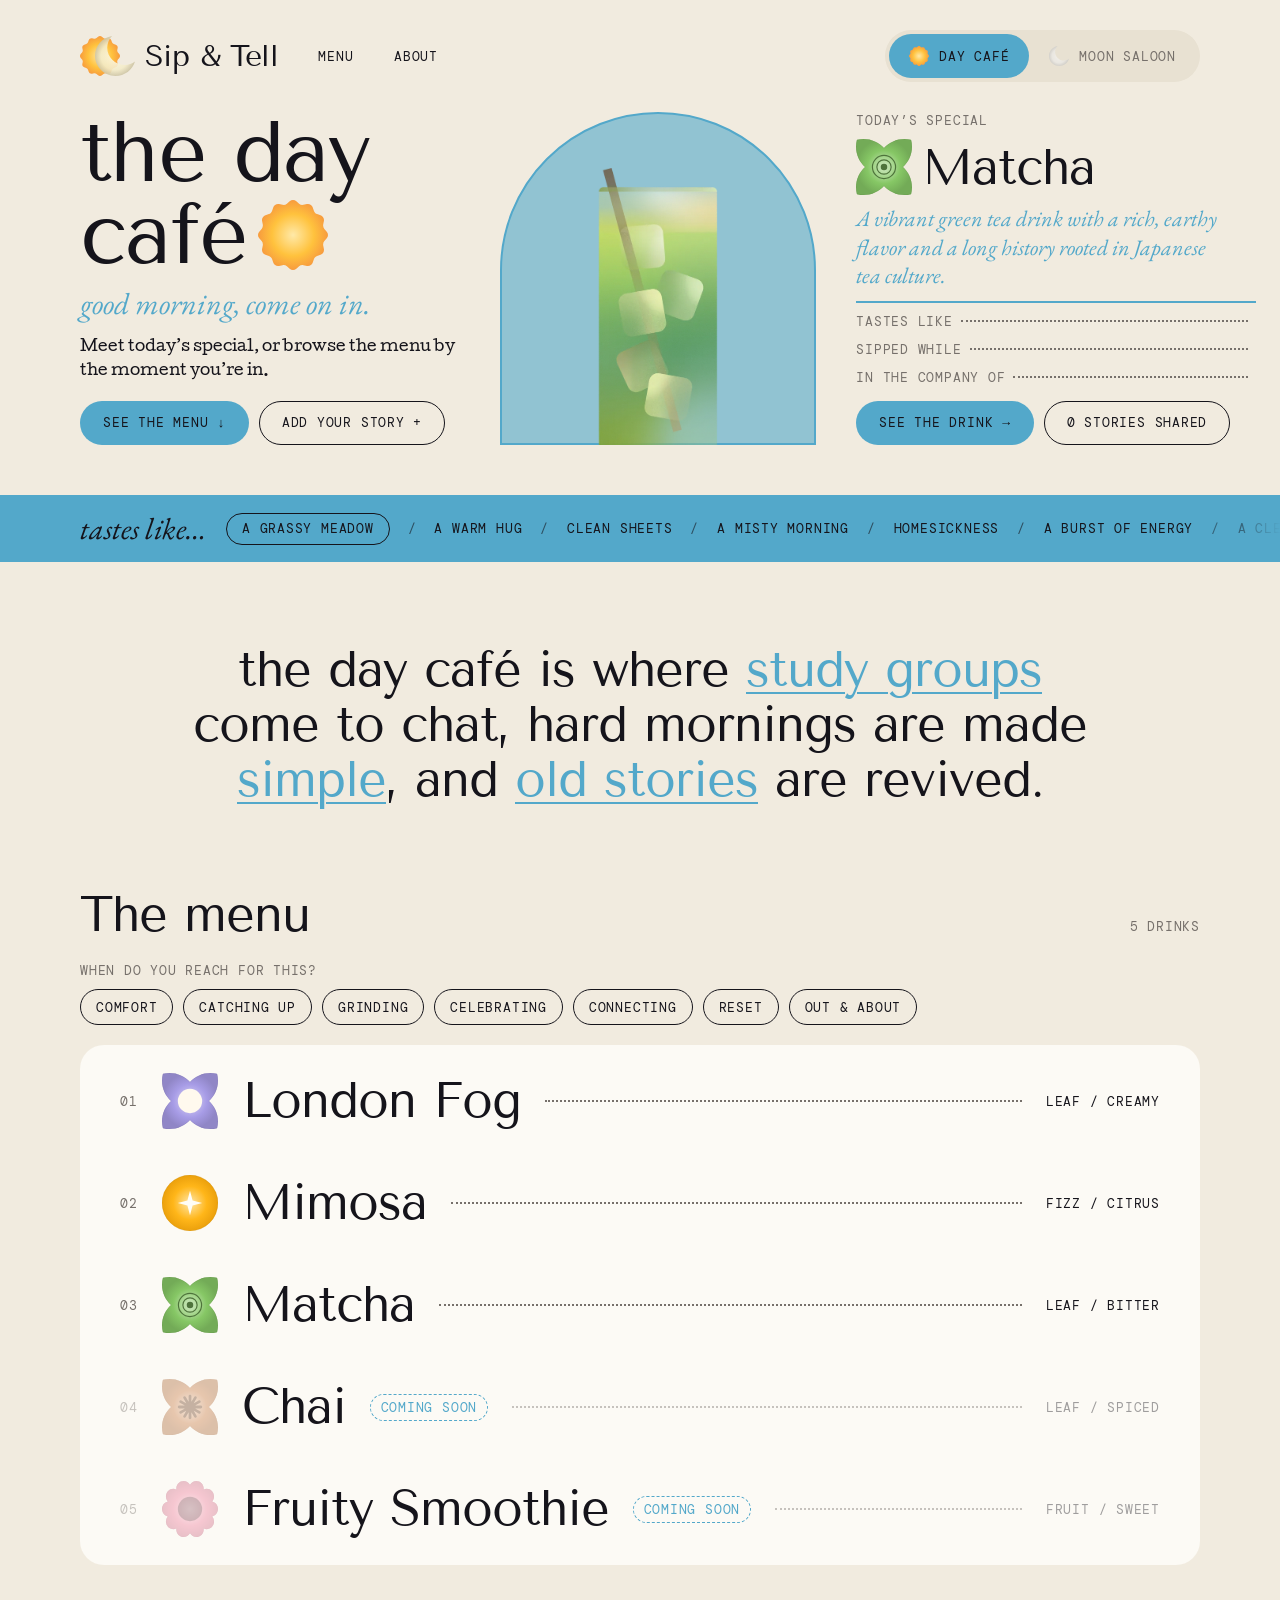
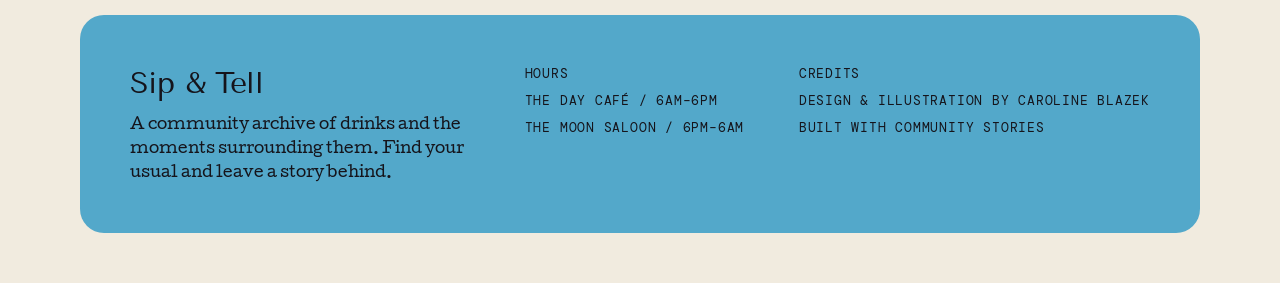
<file: index.html>
<!doctype html>
<html lang="en">
<head>
  <meta charset="utf-8">
  <meta name="viewport" content="width=device-width, initial-scale=1">
  <title>Sip &amp; Tell</title>
  <meta name="description" content="A community archive of drinks and the moments surrounding them. Visit the Day Café (6AM–6PM) or the Moon Saloon (6PM–6AM), and leave a story about your usual.">
  <!-- Link previews (Slack, iMessage, etc.). Scrapers need absolute URLs: update BASE if the site moves. -->
  <meta property="og:type" content="website">
  <meta property="og:site_name" content="Sip &amp; Tell">
  <meta property="og:title" content="Sip &amp; Tell">
  <meta property="og:description" content="A community archive of drinks and the moments surrounding them. Visit the Day Café (6AM–6PM) or the Moon Saloon (6PM–6AM), and leave a story about your usual.">
  <meta property="og:image" content="https://carolineblazek.com/sip-and-tell/assets/brand/social-preview.png">
  <meta property="og:image:width" content="1200">
  <meta property="og:image:height" content="630">
  <meta property="og:image:alt" content="The Sip &amp; Tell eclipse logo beside a matcha in a blue arch and a margarita in a pink arch.">
  <meta name="twitter:card" content="summary_large_image">
  <meta name="theme-color" content="#F1EBDF">
  <link rel="icon" href="assets/favicon/favicon.svg" type="image/svg+xml">
  <link rel="icon" href="favicon.ico" sizes="any">
  <script>
    // Open whichever space is open right now: Day Café 6AM–6PM, Moon Saloon otherwise.
    var h = new Date().getHours();
    location.replace((h >= 6 && h < 18 ? 'day/' : 'moon/') + location.hash);
  </script>
  <style>body{font-family:serif;padding:30px;background:#F1EBDF;color:#15141B}</style>
</head>
<body>
  <p>Sip &amp; Tell: <a href="day/">The Day Café</a> / <a href="moon/">The Moon Saloon</a></p>
</body>
</html>
</file>
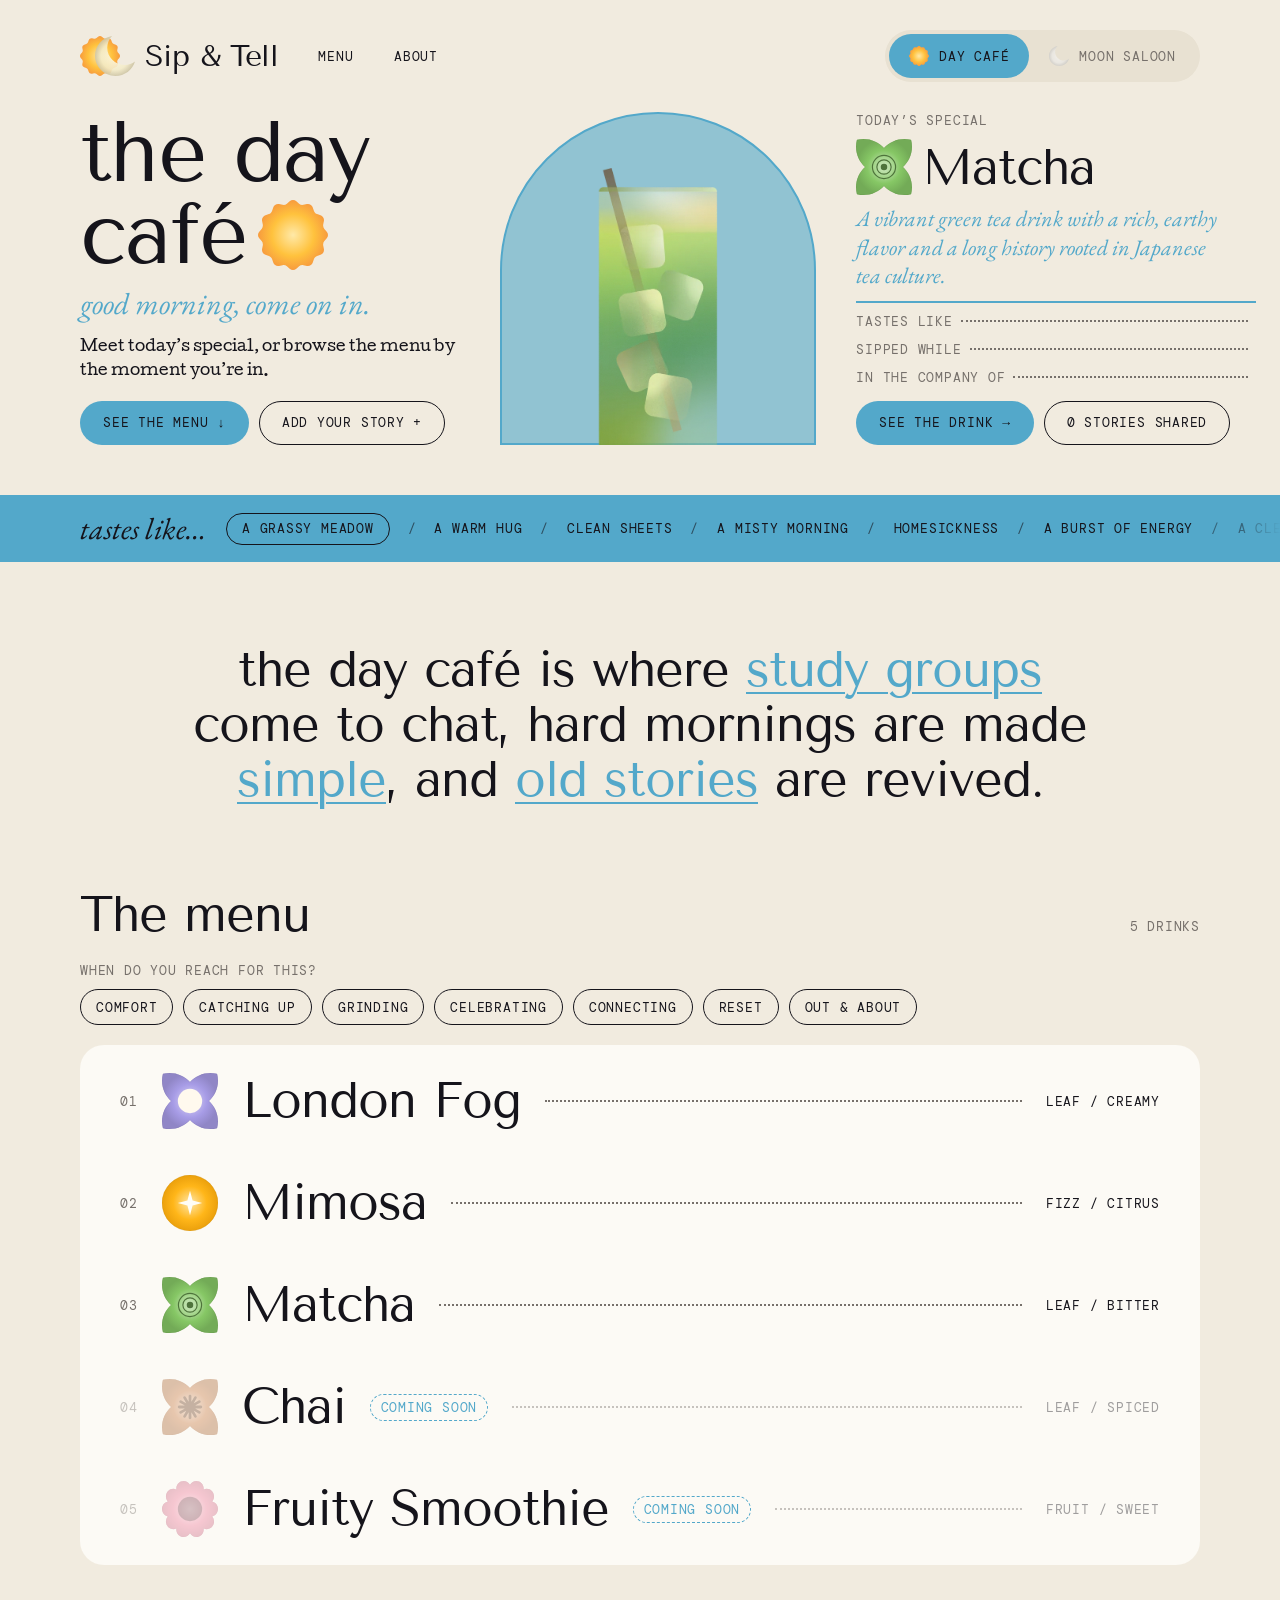
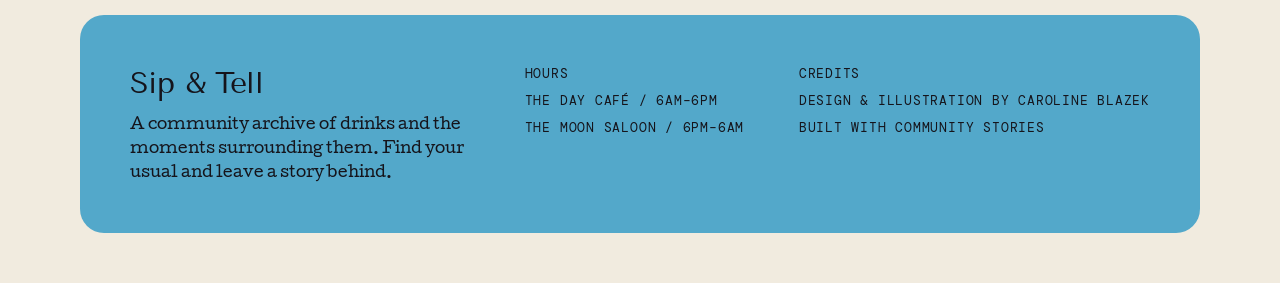
<file: day/index.html>
<!doctype html>
<html lang="en" data-space="day" data-page="home" data-root="..">
<head>
  <meta charset="utf-8">
  <meta name="viewport" content="width=device-width, initial-scale=1">
  <title>The Day Café / Sip & Tell</title>
  <meta name="description" content="A community archive of drinks and the moments surrounding them. Visit the Day Café (6AM–6PM) or the Moon Saloon (6PM–6AM), and leave a story about your usual.">
  <!-- Link previews (Slack, iMessage, etc.). Scrapers need absolute URLs: update BASE if the site moves. -->
  <meta property="og:type" content="website">
  <meta property="og:site_name" content="Sip &amp; Tell">
  <meta property="og:title" content="The Day Café / Sip & Tell">
  <meta property="og:description" content="A community archive of drinks and the moments surrounding them. Visit the Day Café (6AM–6PM) or the Moon Saloon (6PM–6AM), and leave a story about your usual.">
  <meta property="og:image" content="https://carolineblazek.com/sip-and-tell/assets/brand/social-preview.png">
  <meta property="og:image:width" content="1200">
  <meta property="og:image:height" content="630">
  <meta property="og:image:alt" content="The Sip &amp; Tell eclipse logo beside a matcha in a blue arch and a margarita in a pink arch.">
  <meta name="twitter:card" content="summary_large_image">
  <meta name="theme-color" content="#F1EBDF">
  <link rel="icon" href="../assets/favicon/favicon.svg" type="image/svg+xml">
  <link rel="icon" href="../favicon.ico" sizes="any">
  <link rel="preconnect" href="https://fonts.googleapis.com">
  <link rel="preconnect" href="https://fonts.gstatic.com" crossorigin>
  <link rel="stylesheet" href="../tokens.css">
  <link rel="stylesheet" href="../styles.css">
  <script src="../app.js" defer></script>
</head>
<body>
  <a class="skip-link" href="#main">Skip to content</a>
  <div id="app" aria-live="polite"><div class="loader" role="status"><svg class="loader-mark" width="110" height="80" aria-hidden="true" viewBox="0 0 55 40" fill="none" xmlns="http://www.w3.org/2000/svg"> <g clip-path="url(#clip0_loader)"> <path class="loader-sun" d="M18.0904 0.712916C19.186 -0.237639 20.814 -0.237639 21.9096 0.712916L23.4825 2.07755C24.1585 2.66408 25.0666 2.90739 25.9453 2.73747L27.9898 2.3421C29.4139 2.06671 30.8237 2.88067 31.2973 4.25169L31.9771 6.21994C32.2693 7.06591 32.9341 7.73066 33.7801 8.02286L35.7483 8.70271C37.1193 9.17626 37.9333 10.5861 37.6579 12.0102L37.2625 14.0547C37.0926 14.9334 37.3359 15.8415 37.9224 16.5175L39.2871 18.0904C40.2376 19.186 40.2376 20.814 39.2871 21.9096L37.9224 23.4825C37.3359 24.1585 37.0926 25.0666 37.2625 25.9453L37.6579 27.9898C37.9333 29.4139 37.1193 30.8237 35.7483 31.2973L33.7801 31.9771C32.9341 32.2693 32.2693 32.9341 31.9771 33.7801L31.2973 35.7483C30.8237 37.1193 29.4139 37.9333 27.9898 37.6579L25.9453 37.2625C25.0666 37.0926 24.1585 37.3359 23.4825 37.9224L21.9096 39.2871C20.814 40.2376 19.186 40.2376 18.0904 39.2871L16.5175 37.9224C15.8415 37.3359 14.9334 37.0926 14.0547 37.2625L12.0102 37.6579C10.5861 37.9333 9.17626 37.1193 8.70271 35.7483L8.02286 33.7801C7.73066 32.9341 7.06591 32.2693 6.21994 31.9771L4.25169 31.2973C2.88067 30.8237 2.06671 29.4139 2.3421 27.9898L2.73747 25.9453C2.90739 25.0666 2.66408 24.1585 2.07755 23.4825L0.712916 21.9096C-0.237639 20.814 -0.237639 19.186 0.712916 18.0904L2.07755 16.5175C2.66408 15.8415 2.90739 14.9334 2.73747 14.0547L2.3421 12.0102C2.06671 10.5861 2.88067 9.17626 4.25169 8.70271L6.21994 8.02286C7.06591 7.73066 7.73066 7.06591 8.02286 6.21994L8.70271 4.25169C9.17626 2.88068 10.5861 2.06671 12.0102 2.3421L14.0547 2.73747C14.9334 2.90739 15.8415 2.66408 16.5175 2.07755L18.0904 0.712916Z" fill="url(#paint0_radial_loader)"/> <path class="loader-moon" opacity="0.9" d="M32.0293 0C29.0637 3.07126 27.2432 7.22936 27.2432 11.8066C27.2432 21.26 35.0095 28.9238 44.5889 28.9238C48.4963 28.9237 52.1011 27.6468 55.001 25.4951C52.5316 33.8748 44.6945 39.9999 35.4062 40C24.1364 40 15.0001 30.9838 15 19.8623C15 9.87587 22.3664 1.588 32.0293 0Z" fill="url(#paint1_radial_loader)"/> </g> <defs> <radialGradient id="paint0_radial_loader" cx="0" cy="0" r="1" gradientUnits="userSpaceOnUse" gradientTransform="translate(20 20) scale(20)"> <stop stop-color="#FFE9A8"/> <stop offset="0.6" stop-color="#FFC23D"/> <stop offset="1" stop-color="#F79B3E"/> </radialGradient> <radialGradient id="paint1_radial_loader" cx="0" cy="0" r="1" gradientUnits="userSpaceOnUse" gradientTransform="translate(35.0005 20) scale(20.0005 20)"> <stop stop-color="#FFFBE6"/> <stop offset="0.7" stop-color="#F3EBC8"/> <stop offset="1" stop-color="#CFC6A6"/> </radialGradient> <clipPath id="clip0_loader"> <rect width="55" height="40" fill="white"/> </clipPath> </defs> </svg><span class="visually-hidden">Loading</span></div></div>
  <noscript><p class="noscript">Sip &amp; Tell needs JavaScript to show its menu and stories.</p></noscript>
</body>
</html>
</file>
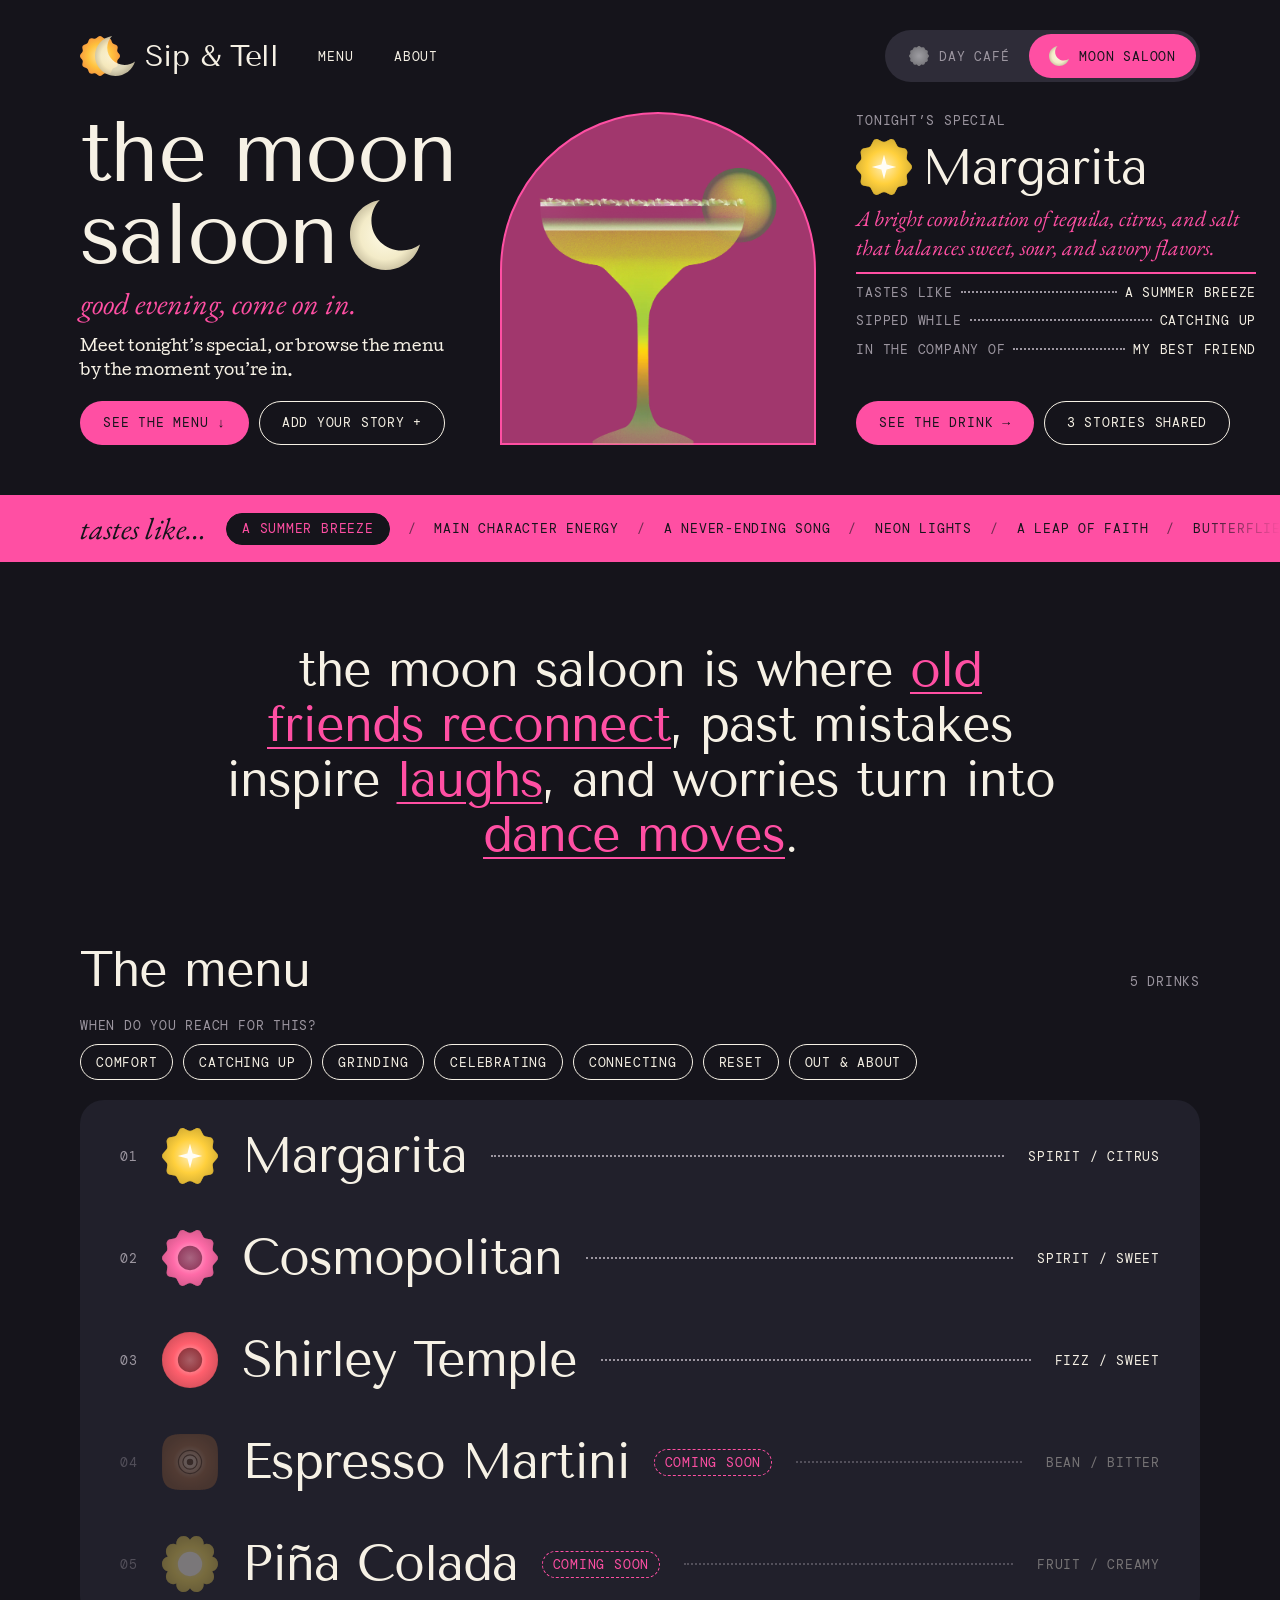
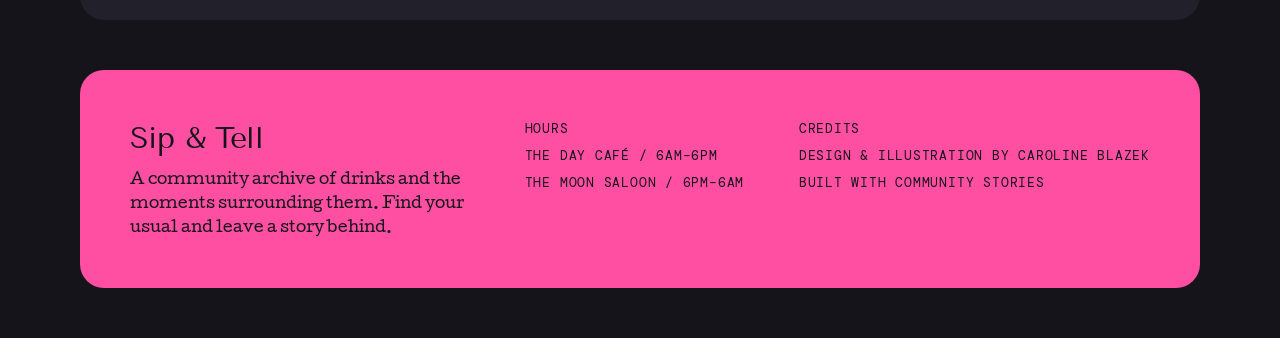
<file: moon/index.html>
<!doctype html>
<html lang="en" data-space="moon" data-page="home" data-root="..">
<head>
  <meta charset="utf-8">
  <meta name="viewport" content="width=device-width, initial-scale=1">
  <title>The Moon Saloon / Sip & Tell</title>
  <meta name="description" content="A community archive of drinks and the moments surrounding them. Visit the Day Café (6AM–6PM) or the Moon Saloon (6PM–6AM), and leave a story about your usual.">
  <!-- Link previews (Slack, iMessage, etc.). Scrapers need absolute URLs: update BASE if the site moves. -->
  <meta property="og:type" content="website">
  <meta property="og:site_name" content="Sip &amp; Tell">
  <meta property="og:title" content="The Moon Saloon / Sip & Tell">
  <meta property="og:description" content="A community archive of drinks and the moments surrounding them. Visit the Day Café (6AM–6PM) or the Moon Saloon (6PM–6AM), and leave a story about your usual.">
  <meta property="og:image" content="https://carolineblazek.com/sip-and-tell/assets/brand/social-preview.png">
  <meta property="og:image:width" content="1200">
  <meta property="og:image:height" content="630">
  <meta property="og:image:alt" content="The Sip &amp; Tell eclipse logo beside a matcha in a blue arch and a margarita in a pink arch.">
  <meta name="twitter:card" content="summary_large_image">
  <meta name="theme-color" content="#15141B">
  <link rel="icon" href="../assets/favicon/favicon.svg" type="image/svg+xml">
  <link rel="icon" href="../favicon.ico" sizes="any">
  <link rel="preconnect" href="https://fonts.googleapis.com">
  <link rel="preconnect" href="https://fonts.gstatic.com" crossorigin>
  <link rel="stylesheet" href="../tokens.css">
  <link rel="stylesheet" href="../styles.css">
  <script src="../app.js" defer></script>
</head>
<body>
  <a class="skip-link" href="#main">Skip to content</a>
  <div id="app" aria-live="polite"><div class="loader" role="status"><svg class="loader-mark" width="110" height="80" aria-hidden="true" viewBox="0 0 55 40" fill="none" xmlns="http://www.w3.org/2000/svg"> <g clip-path="url(#clip0_loader)"> <path class="loader-sun" d="M18.0904 0.712916C19.186 -0.237639 20.814 -0.237639 21.9096 0.712916L23.4825 2.07755C24.1585 2.66408 25.0666 2.90739 25.9453 2.73747L27.9898 2.3421C29.4139 2.06671 30.8237 2.88067 31.2973 4.25169L31.9771 6.21994C32.2693 7.06591 32.9341 7.73066 33.7801 8.02286L35.7483 8.70271C37.1193 9.17626 37.9333 10.5861 37.6579 12.0102L37.2625 14.0547C37.0926 14.9334 37.3359 15.8415 37.9224 16.5175L39.2871 18.0904C40.2376 19.186 40.2376 20.814 39.2871 21.9096L37.9224 23.4825C37.3359 24.1585 37.0926 25.0666 37.2625 25.9453L37.6579 27.9898C37.9333 29.4139 37.1193 30.8237 35.7483 31.2973L33.7801 31.9771C32.9341 32.2693 32.2693 32.9341 31.9771 33.7801L31.2973 35.7483C30.8237 37.1193 29.4139 37.9333 27.9898 37.6579L25.9453 37.2625C25.0666 37.0926 24.1585 37.3359 23.4825 37.9224L21.9096 39.2871C20.814 40.2376 19.186 40.2376 18.0904 39.2871L16.5175 37.9224C15.8415 37.3359 14.9334 37.0926 14.0547 37.2625L12.0102 37.6579C10.5861 37.9333 9.17626 37.1193 8.70271 35.7483L8.02286 33.7801C7.73066 32.9341 7.06591 32.2693 6.21994 31.9771L4.25169 31.2973C2.88067 30.8237 2.06671 29.4139 2.3421 27.9898L2.73747 25.9453C2.90739 25.0666 2.66408 24.1585 2.07755 23.4825L0.712916 21.9096C-0.237639 20.814 -0.237639 19.186 0.712916 18.0904L2.07755 16.5175C2.66408 15.8415 2.90739 14.9334 2.73747 14.0547L2.3421 12.0102C2.06671 10.5861 2.88067 9.17626 4.25169 8.70271L6.21994 8.02286C7.06591 7.73066 7.73066 7.06591 8.02286 6.21994L8.70271 4.25169C9.17626 2.88068 10.5861 2.06671 12.0102 2.3421L14.0547 2.73747C14.9334 2.90739 15.8415 2.66408 16.5175 2.07755L18.0904 0.712916Z" fill="url(#paint0_radial_loader)"/> <path class="loader-moon" opacity="0.9" d="M32.0293 0C29.0637 3.07126 27.2432 7.22936 27.2432 11.8066C27.2432 21.26 35.0095 28.9238 44.5889 28.9238C48.4963 28.9237 52.1011 27.6468 55.001 25.4951C52.5316 33.8748 44.6945 39.9999 35.4062 40C24.1364 40 15.0001 30.9838 15 19.8623C15 9.87587 22.3664 1.588 32.0293 0Z" fill="url(#paint1_radial_loader)"/> </g> <defs> <radialGradient id="paint0_radial_loader" cx="0" cy="0" r="1" gradientUnits="userSpaceOnUse" gradientTransform="translate(20 20) scale(20)"> <stop stop-color="#FFE9A8"/> <stop offset="0.6" stop-color="#FFC23D"/> <stop offset="1" stop-color="#F79B3E"/> </radialGradient> <radialGradient id="paint1_radial_loader" cx="0" cy="0" r="1" gradientUnits="userSpaceOnUse" gradientTransform="translate(35.0005 20) scale(20.0005 20)"> <stop stop-color="#FFFBE6"/> <stop offset="0.7" stop-color="#F3EBC8"/> <stop offset="1" stop-color="#CFC6A6"/> </radialGradient> <clipPath id="clip0_loader"> <rect width="55" height="40" fill="white"/> </clipPath> </defs> </svg><span class="visually-hidden">Loading</span></div></div>
  <noscript><p class="noscript">Sip &amp; Tell needs JavaScript to show its menu and stories.</p></noscript>
</body>
</html>
</file>
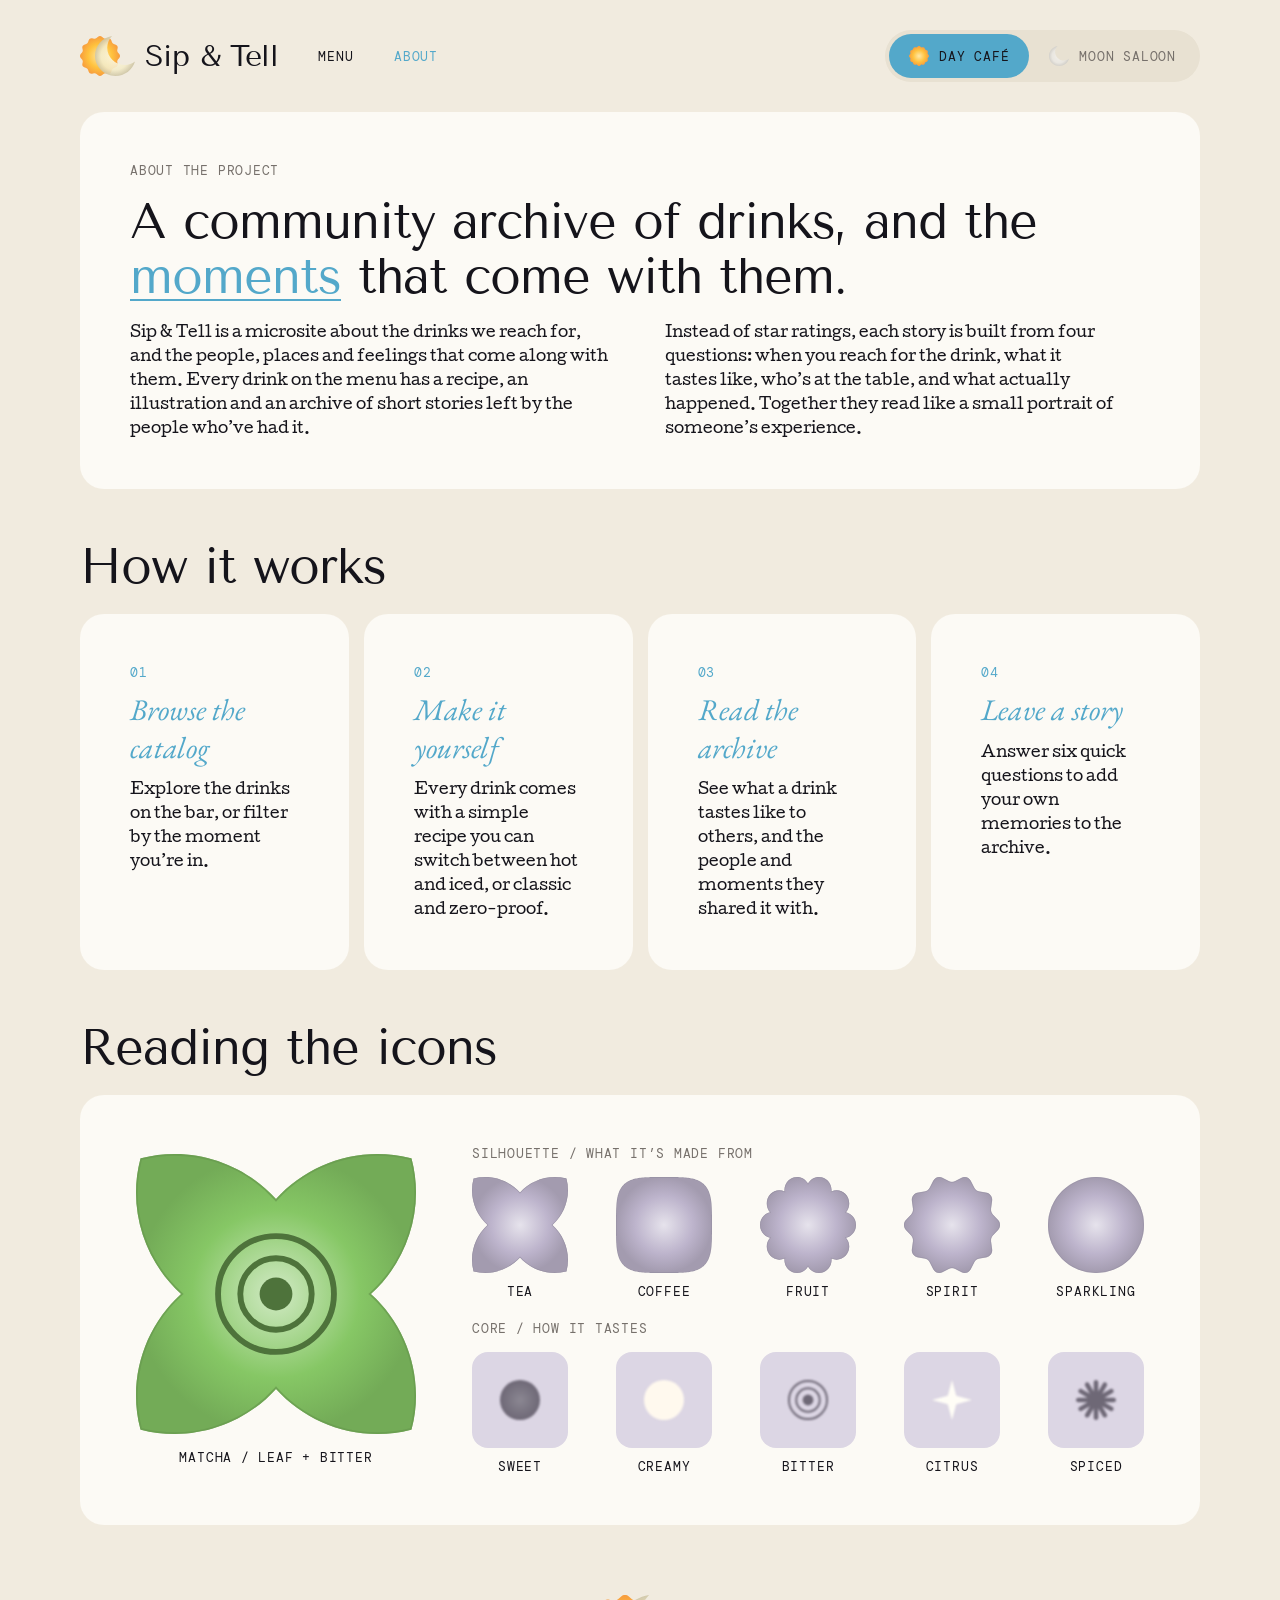
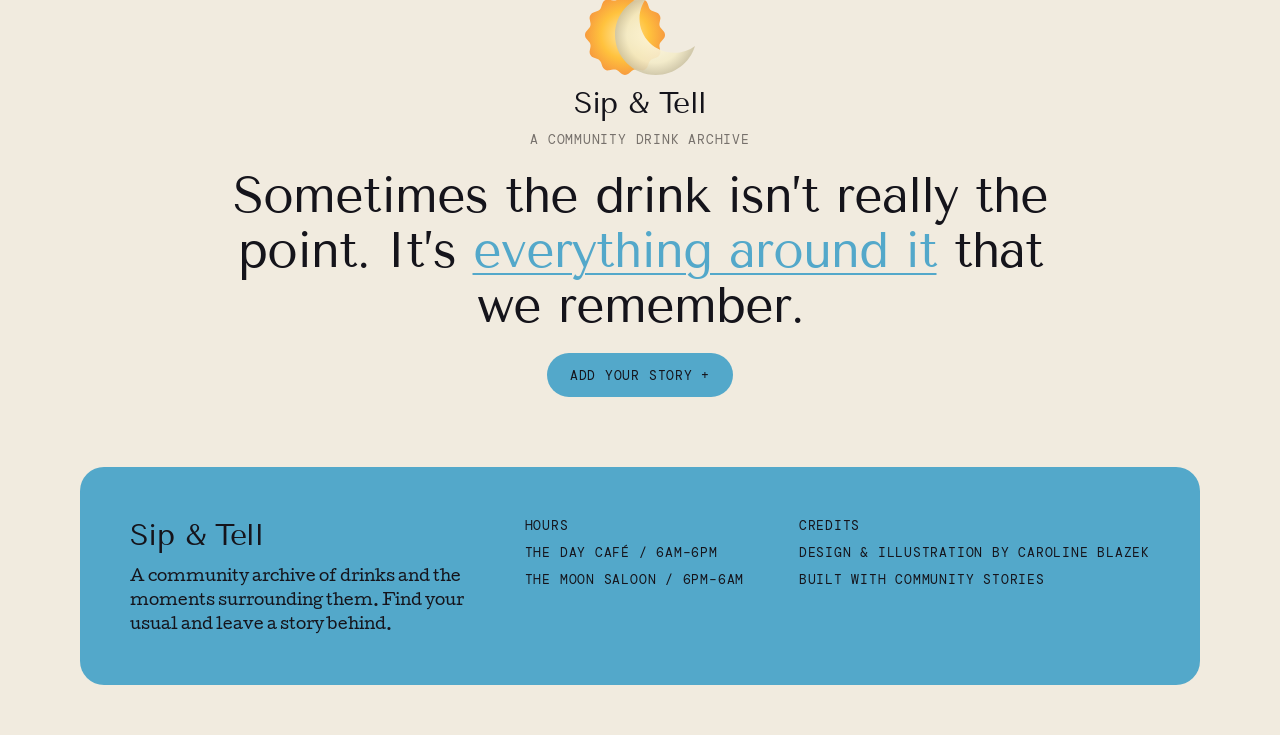
<file: day/about.html>
<!doctype html>
<html lang="en" data-space="day" data-page="about" data-root="..">
<head>
  <meta charset="utf-8">
  <meta name="viewport" content="width=device-width, initial-scale=1">
  <title>About / Sip & Tell</title>
  <meta name="description" content="A community archive of drinks and the moments surrounding them. Visit the Day Café (6AM–6PM) or the Moon Saloon (6PM–6AM), and leave a story about your usual.">
  <!-- Link previews (Slack, iMessage, etc.). Scrapers need absolute URLs: update BASE if the site moves. -->
  <meta property="og:type" content="website">
  <meta property="og:site_name" content="Sip &amp; Tell">
  <meta property="og:title" content="About / Sip & Tell">
  <meta property="og:description" content="A community archive of drinks and the moments surrounding them. Visit the Day Café (6AM–6PM) or the Moon Saloon (6PM–6AM), and leave a story about your usual.">
  <meta property="og:image" content="https://carolineblazek.com/sip-and-tell/assets/brand/social-preview.png">
  <meta property="og:image:width" content="1200">
  <meta property="og:image:height" content="630">
  <meta property="og:image:alt" content="The Sip &amp; Tell eclipse logo beside a matcha in a blue arch and a margarita in a pink arch.">
  <meta name="twitter:card" content="summary_large_image">
  <meta name="theme-color" content="#F1EBDF">
  <link rel="icon" href="../assets/favicon/favicon.svg" type="image/svg+xml">
  <link rel="icon" href="../favicon.ico" sizes="any">
  <link rel="preconnect" href="https://fonts.googleapis.com">
  <link rel="preconnect" href="https://fonts.gstatic.com" crossorigin>
  <link rel="stylesheet" href="../tokens.css">
  <link rel="stylesheet" href="../styles.css">
  <script src="../app.js" defer></script>
</head>
<body>
  <a class="skip-link" href="#main">Skip to content</a>
  <div id="app" aria-live="polite"><div class="loader" role="status"><svg class="loader-mark" width="110" height="80" aria-hidden="true" viewBox="0 0 55 40" fill="none" xmlns="http://www.w3.org/2000/svg"> <g clip-path="url(#clip0_loader)"> <path class="loader-sun" d="M18.0904 0.712916C19.186 -0.237639 20.814 -0.237639 21.9096 0.712916L23.4825 2.07755C24.1585 2.66408 25.0666 2.90739 25.9453 2.73747L27.9898 2.3421C29.4139 2.06671 30.8237 2.88067 31.2973 4.25169L31.9771 6.21994C32.2693 7.06591 32.9341 7.73066 33.7801 8.02286L35.7483 8.70271C37.1193 9.17626 37.9333 10.5861 37.6579 12.0102L37.2625 14.0547C37.0926 14.9334 37.3359 15.8415 37.9224 16.5175L39.2871 18.0904C40.2376 19.186 40.2376 20.814 39.2871 21.9096L37.9224 23.4825C37.3359 24.1585 37.0926 25.0666 37.2625 25.9453L37.6579 27.9898C37.9333 29.4139 37.1193 30.8237 35.7483 31.2973L33.7801 31.9771C32.9341 32.2693 32.2693 32.9341 31.9771 33.7801L31.2973 35.7483C30.8237 37.1193 29.4139 37.9333 27.9898 37.6579L25.9453 37.2625C25.0666 37.0926 24.1585 37.3359 23.4825 37.9224L21.9096 39.2871C20.814 40.2376 19.186 40.2376 18.0904 39.2871L16.5175 37.9224C15.8415 37.3359 14.9334 37.0926 14.0547 37.2625L12.0102 37.6579C10.5861 37.9333 9.17626 37.1193 8.70271 35.7483L8.02286 33.7801C7.73066 32.9341 7.06591 32.2693 6.21994 31.9771L4.25169 31.2973C2.88067 30.8237 2.06671 29.4139 2.3421 27.9898L2.73747 25.9453C2.90739 25.0666 2.66408 24.1585 2.07755 23.4825L0.712916 21.9096C-0.237639 20.814 -0.237639 19.186 0.712916 18.0904L2.07755 16.5175C2.66408 15.8415 2.90739 14.9334 2.73747 14.0547L2.3421 12.0102C2.06671 10.5861 2.88067 9.17626 4.25169 8.70271L6.21994 8.02286C7.06591 7.73066 7.73066 7.06591 8.02286 6.21994L8.70271 4.25169C9.17626 2.88068 10.5861 2.06671 12.0102 2.3421L14.0547 2.73747C14.9334 2.90739 15.8415 2.66408 16.5175 2.07755L18.0904 0.712916Z" fill="url(#paint0_radial_loader)"/> <path class="loader-moon" opacity="0.9" d="M32.0293 0C29.0637 3.07126 27.2432 7.22936 27.2432 11.8066C27.2432 21.26 35.0095 28.9238 44.5889 28.9238C48.4963 28.9237 52.1011 27.6468 55.001 25.4951C52.5316 33.8748 44.6945 39.9999 35.4062 40C24.1364 40 15.0001 30.9838 15 19.8623C15 9.87587 22.3664 1.588 32.0293 0Z" fill="url(#paint1_radial_loader)"/> </g> <defs> <radialGradient id="paint0_radial_loader" cx="0" cy="0" r="1" gradientUnits="userSpaceOnUse" gradientTransform="translate(20 20) scale(20)"> <stop stop-color="#FFE9A8"/> <stop offset="0.6" stop-color="#FFC23D"/> <stop offset="1" stop-color="#F79B3E"/> </radialGradient> <radialGradient id="paint1_radial_loader" cx="0" cy="0" r="1" gradientUnits="userSpaceOnUse" gradientTransform="translate(35.0005 20) scale(20.0005 20)"> <stop stop-color="#FFFBE6"/> <stop offset="0.7" stop-color="#F3EBC8"/> <stop offset="1" stop-color="#CFC6A6"/> </radialGradient> <clipPath id="clip0_loader"> <rect width="55" height="40" fill="white"/> </clipPath> </defs> </svg><span class="visually-hidden">Loading</span></div></div>
  <noscript><p class="noscript">Sip &amp; Tell needs JavaScript to show its menu and stories.</p></noscript>
</body>
</html>
</file>
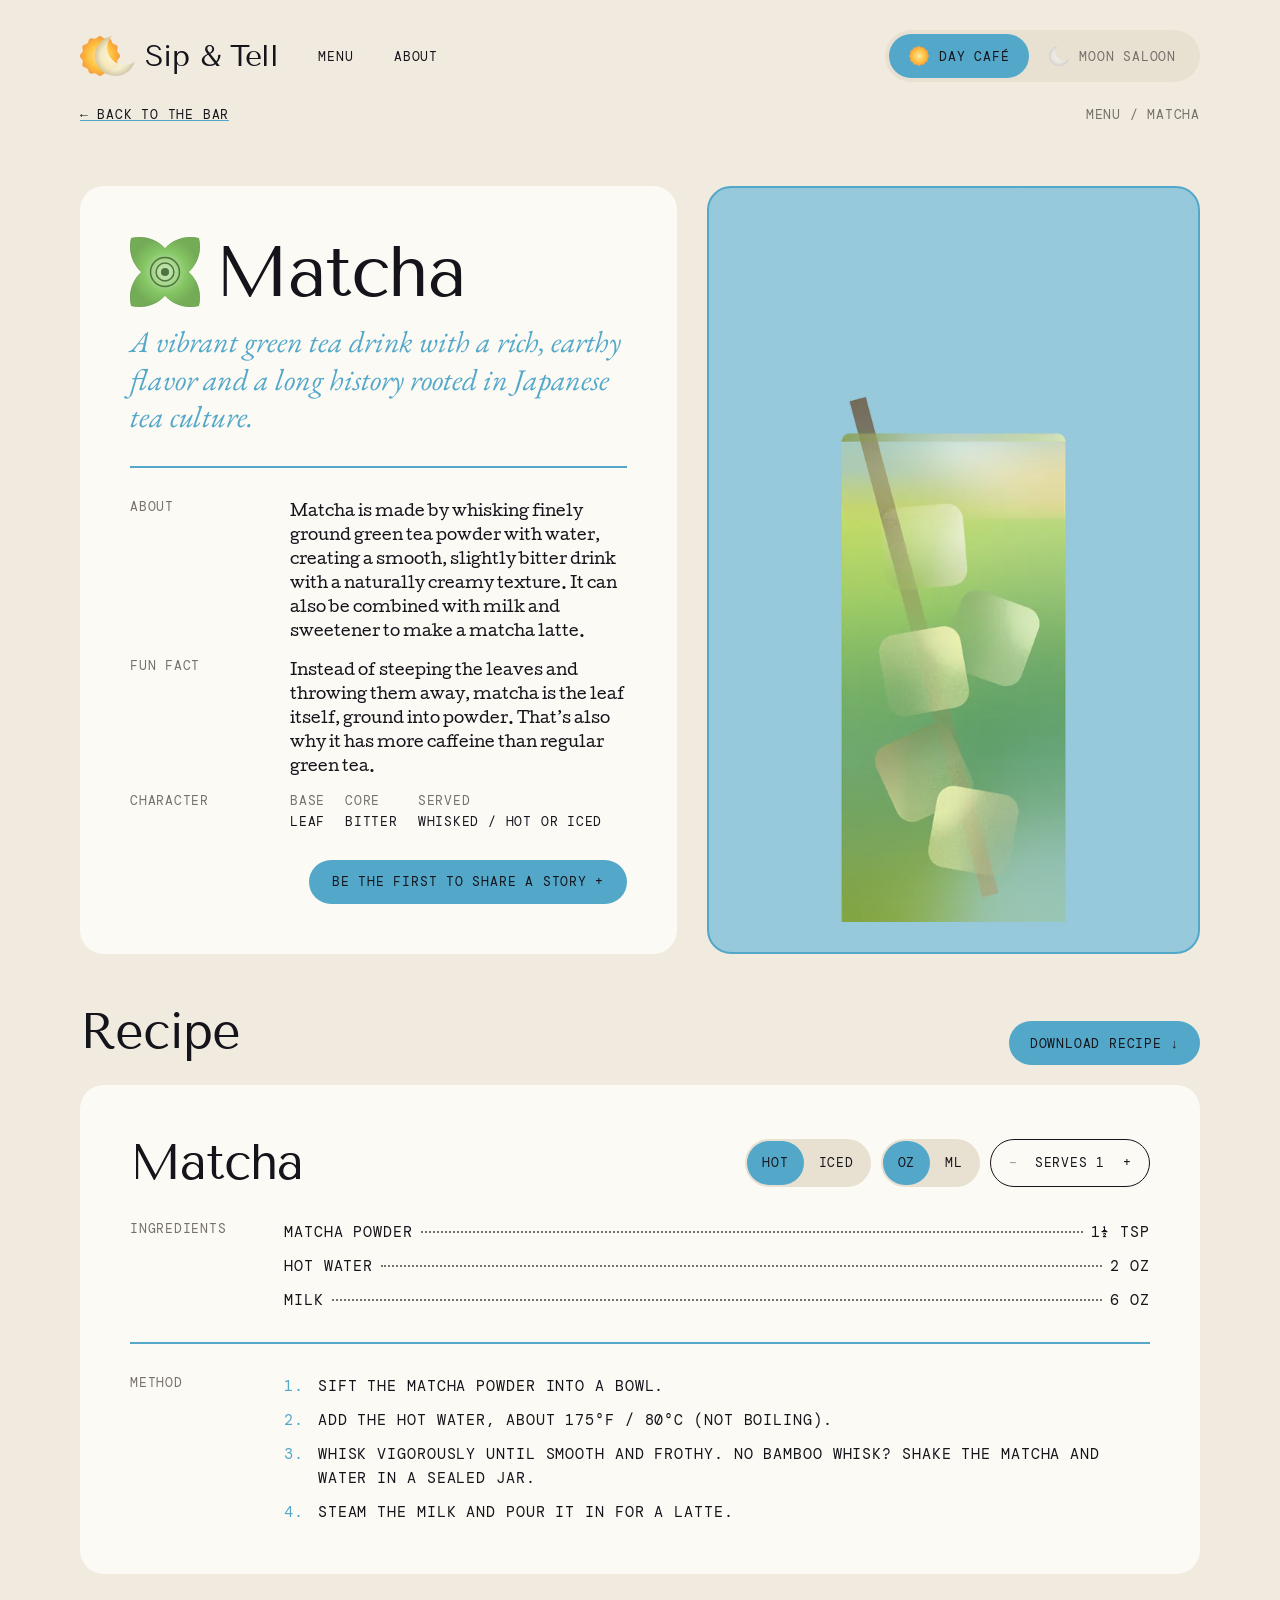
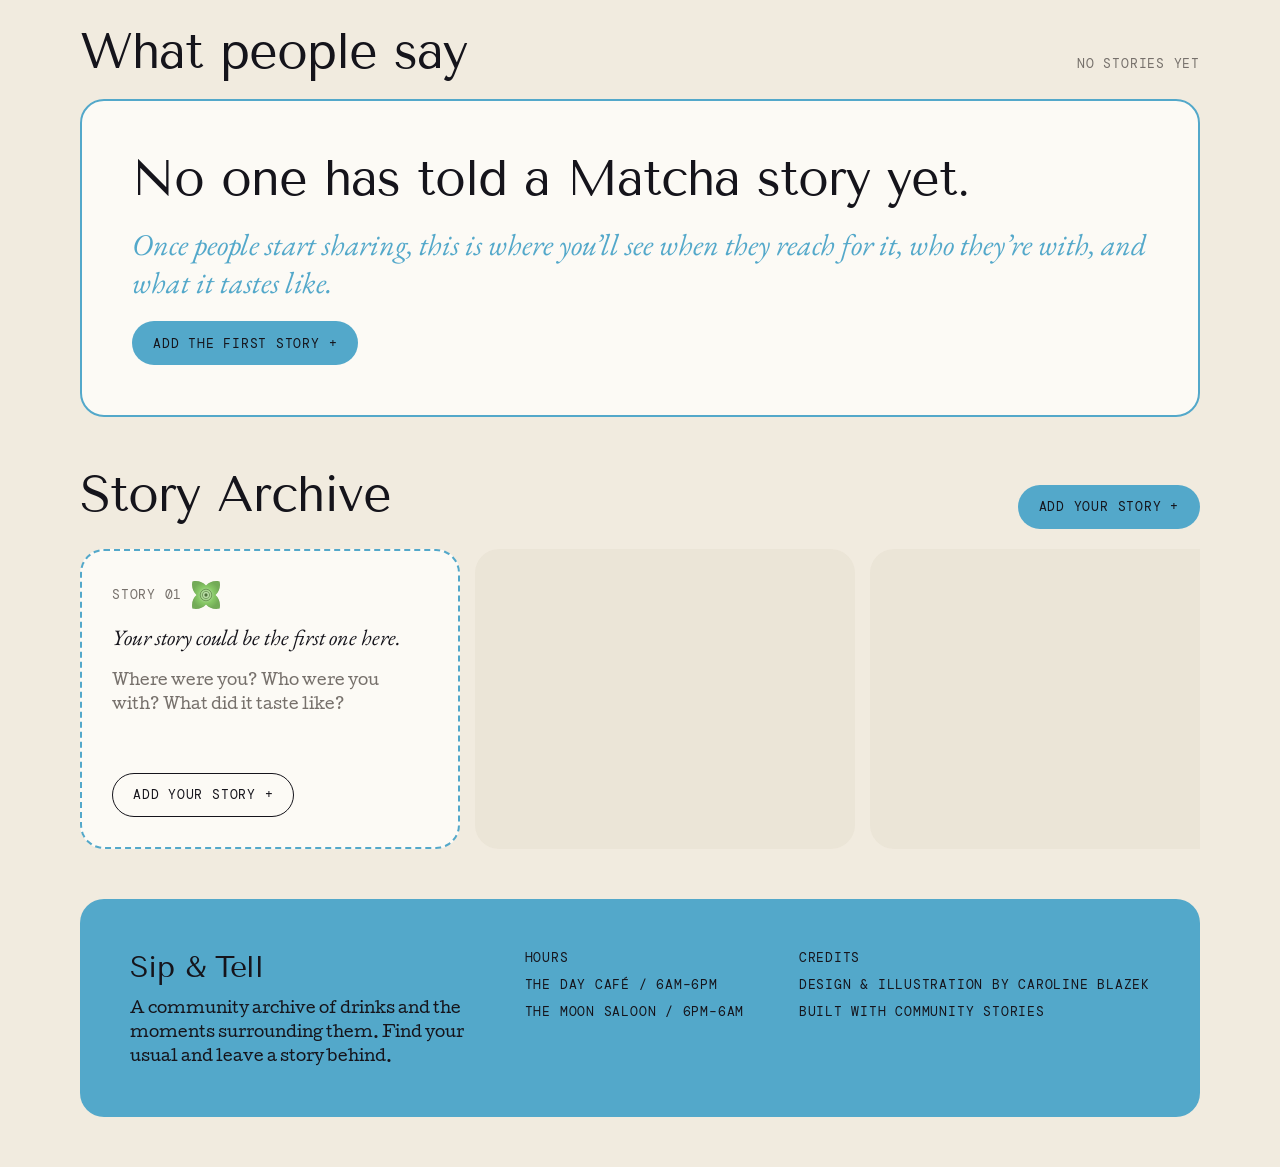
<file: day/drink.html>
<!doctype html>
<html lang="en" data-space="day" data-page="drink" data-root="..">
<head>
  <meta charset="utf-8">
  <meta name="viewport" content="width=device-width, initial-scale=1">
  <title>The Day Café / Sip & Tell</title>
  <meta name="description" content="A community archive of drinks and the moments surrounding them. Visit the Day Café (6AM–6PM) or the Moon Saloon (6PM–6AM), and leave a story about your usual.">
  <!-- Link previews (Slack, iMessage, etc.). Scrapers need absolute URLs: update BASE if the site moves. -->
  <meta property="og:type" content="website">
  <meta property="og:site_name" content="Sip &amp; Tell">
  <meta property="og:title" content="The Day Café / Sip & Tell">
  <meta property="og:description" content="A community archive of drinks and the moments surrounding them. Visit the Day Café (6AM–6PM) or the Moon Saloon (6PM–6AM), and leave a story about your usual.">
  <meta property="og:image" content="https://carolineblazek.com/sip-and-tell/assets/brand/social-preview.png">
  <meta property="og:image:width" content="1200">
  <meta property="og:image:height" content="630">
  <meta property="og:image:alt" content="The Sip &amp; Tell eclipse logo beside a matcha in a blue arch and a margarita in a pink arch.">
  <meta name="twitter:card" content="summary_large_image">
  <meta name="theme-color" content="#F1EBDF">
  <link rel="icon" href="../assets/favicon/favicon.svg" type="image/svg+xml">
  <link rel="icon" href="../favicon.ico" sizes="any">
  <link rel="preconnect" href="https://fonts.googleapis.com">
  <link rel="preconnect" href="https://fonts.gstatic.com" crossorigin>
  <link rel="stylesheet" href="../tokens.css">
  <link rel="stylesheet" href="../styles.css">
  <script src="../app.js" defer></script>
</head>
<body>
  <a class="skip-link" href="#main">Skip to content</a>
  <div id="app" aria-live="polite"><div class="loader" role="status"><svg class="loader-mark" width="110" height="80" aria-hidden="true" viewBox="0 0 55 40" fill="none" xmlns="http://www.w3.org/2000/svg"> <g clip-path="url(#clip0_loader)"> <path class="loader-sun" d="M18.0904 0.712916C19.186 -0.237639 20.814 -0.237639 21.9096 0.712916L23.4825 2.07755C24.1585 2.66408 25.0666 2.90739 25.9453 2.73747L27.9898 2.3421C29.4139 2.06671 30.8237 2.88067 31.2973 4.25169L31.9771 6.21994C32.2693 7.06591 32.9341 7.73066 33.7801 8.02286L35.7483 8.70271C37.1193 9.17626 37.9333 10.5861 37.6579 12.0102L37.2625 14.0547C37.0926 14.9334 37.3359 15.8415 37.9224 16.5175L39.2871 18.0904C40.2376 19.186 40.2376 20.814 39.2871 21.9096L37.9224 23.4825C37.3359 24.1585 37.0926 25.0666 37.2625 25.9453L37.6579 27.9898C37.9333 29.4139 37.1193 30.8237 35.7483 31.2973L33.7801 31.9771C32.9341 32.2693 32.2693 32.9341 31.9771 33.7801L31.2973 35.7483C30.8237 37.1193 29.4139 37.9333 27.9898 37.6579L25.9453 37.2625C25.0666 37.0926 24.1585 37.3359 23.4825 37.9224L21.9096 39.2871C20.814 40.2376 19.186 40.2376 18.0904 39.2871L16.5175 37.9224C15.8415 37.3359 14.9334 37.0926 14.0547 37.2625L12.0102 37.6579C10.5861 37.9333 9.17626 37.1193 8.70271 35.7483L8.02286 33.7801C7.73066 32.9341 7.06591 32.2693 6.21994 31.9771L4.25169 31.2973C2.88067 30.8237 2.06671 29.4139 2.3421 27.9898L2.73747 25.9453C2.90739 25.0666 2.66408 24.1585 2.07755 23.4825L0.712916 21.9096C-0.237639 20.814 -0.237639 19.186 0.712916 18.0904L2.07755 16.5175C2.66408 15.8415 2.90739 14.9334 2.73747 14.0547L2.3421 12.0102C2.06671 10.5861 2.88067 9.17626 4.25169 8.70271L6.21994 8.02286C7.06591 7.73066 7.73066 7.06591 8.02286 6.21994L8.70271 4.25169C9.17626 2.88068 10.5861 2.06671 12.0102 2.3421L14.0547 2.73747C14.9334 2.90739 15.8415 2.66408 16.5175 2.07755L18.0904 0.712916Z" fill="url(#paint0_radial_loader)"/> <path class="loader-moon" opacity="0.9" d="M32.0293 0C29.0637 3.07126 27.2432 7.22936 27.2432 11.8066C27.2432 21.26 35.0095 28.9238 44.5889 28.9238C48.4963 28.9237 52.1011 27.6468 55.001 25.4951C52.5316 33.8748 44.6945 39.9999 35.4062 40C24.1364 40 15.0001 30.9838 15 19.8623C15 9.87587 22.3664 1.588 32.0293 0Z" fill="url(#paint1_radial_loader)"/> </g> <defs> <radialGradient id="paint0_radial_loader" cx="0" cy="0" r="1" gradientUnits="userSpaceOnUse" gradientTransform="translate(20 20) scale(20)"> <stop stop-color="#FFE9A8"/> <stop offset="0.6" stop-color="#FFC23D"/> <stop offset="1" stop-color="#F79B3E"/> </radialGradient> <radialGradient id="paint1_radial_loader" cx="0" cy="0" r="1" gradientUnits="userSpaceOnUse" gradientTransform="translate(35.0005 20) scale(20.0005 20)"> <stop stop-color="#FFFBE6"/> <stop offset="0.7" stop-color="#F3EBC8"/> <stop offset="1" stop-color="#CFC6A6"/> </radialGradient> <clipPath id="clip0_loader"> <rect width="55" height="40" fill="white"/> </clipPath> </defs> </svg><span class="visually-hidden">Loading</span></div></div>
  <noscript><p class="noscript">Sip &amp; Tell needs JavaScript to show its menu and stories.</p></noscript>
</body>
</html>
</file>
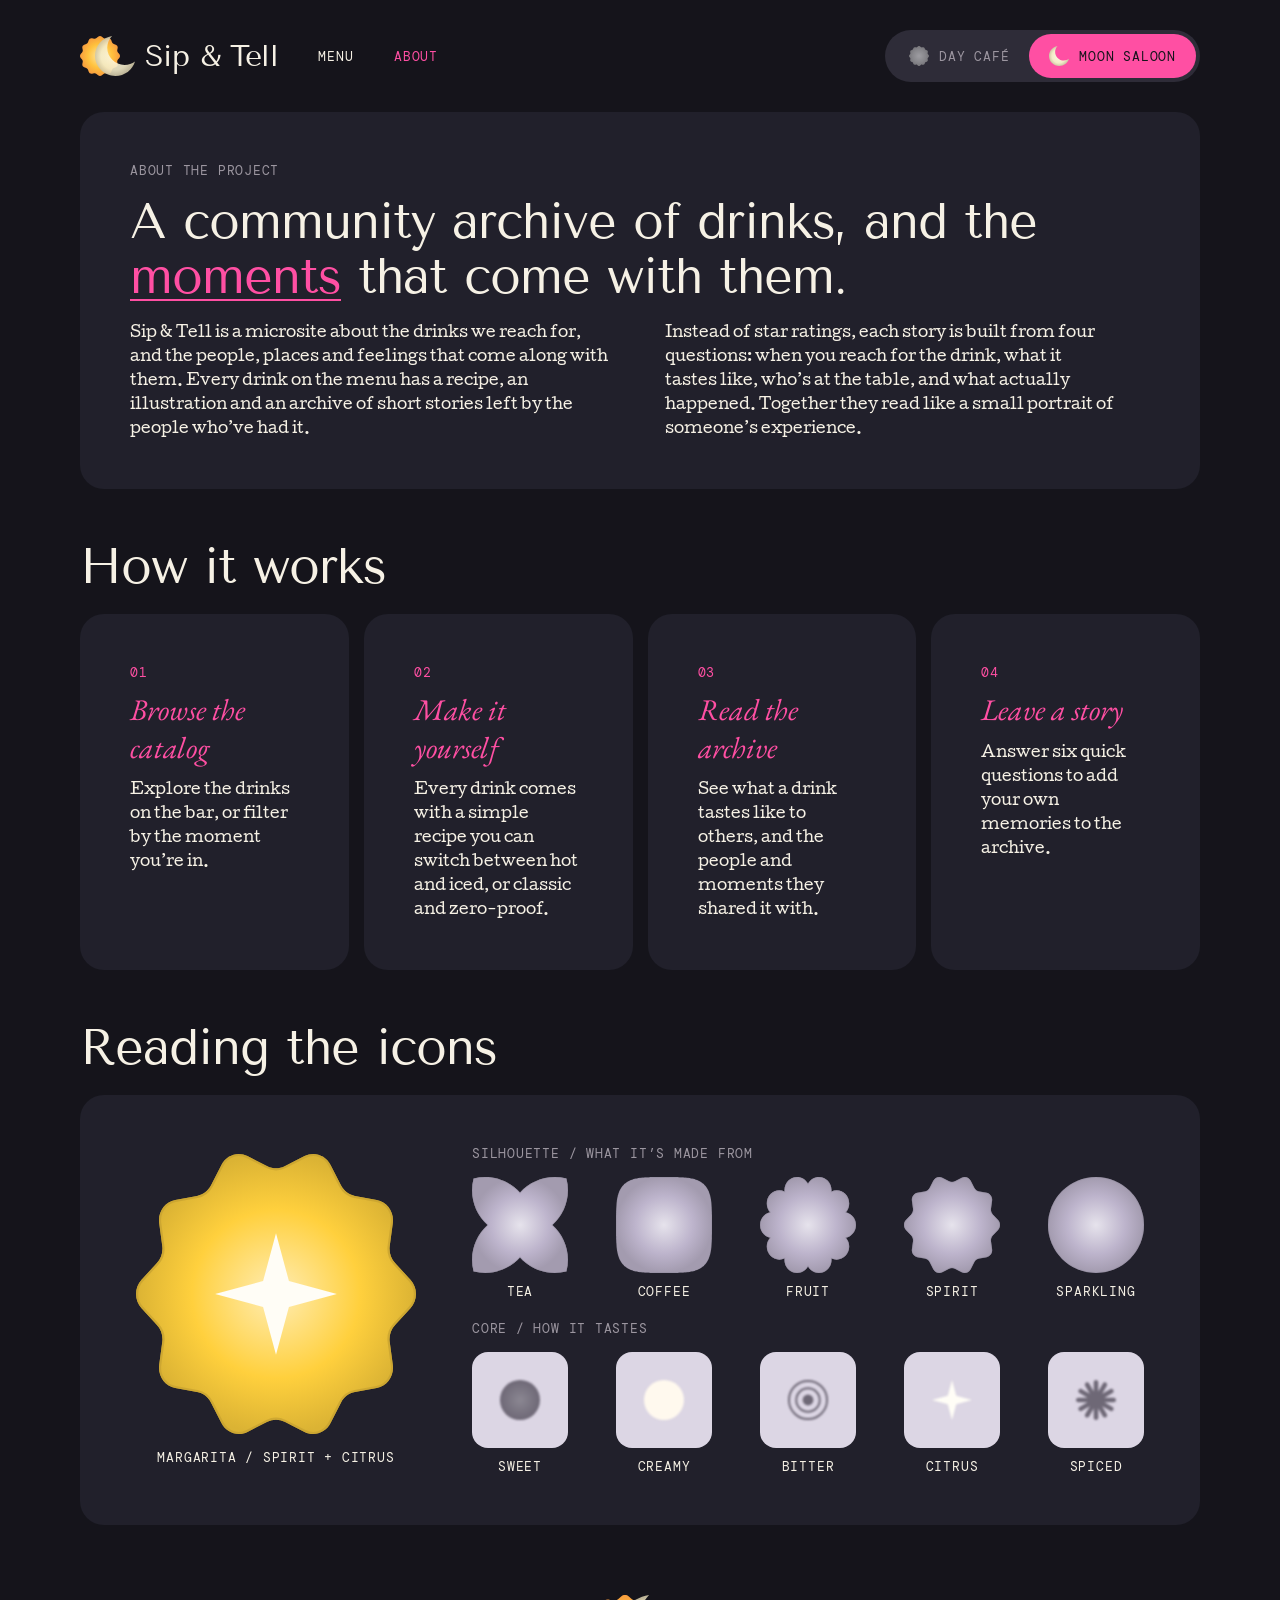
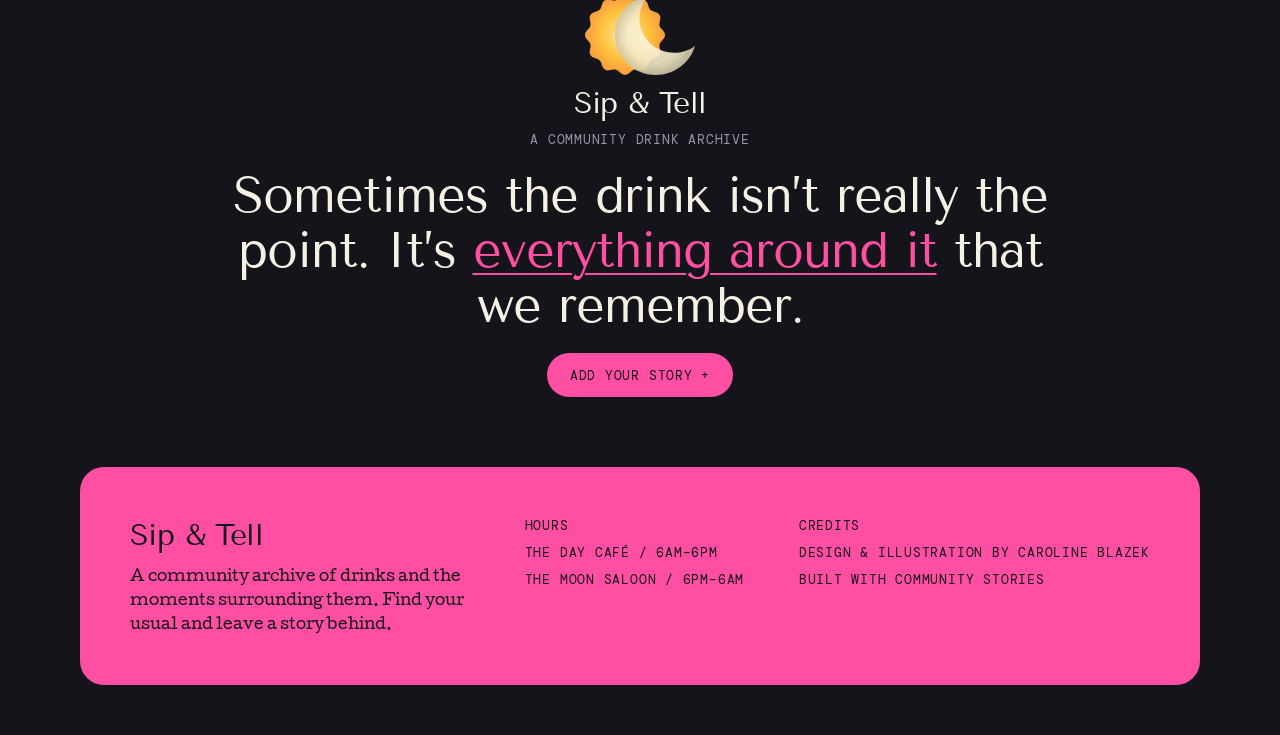
<file: moon/about.html>
<!doctype html>
<html lang="en" data-space="moon" data-page="about" data-root="..">
<head>
  <meta charset="utf-8">
  <meta name="viewport" content="width=device-width, initial-scale=1">
  <title>About / Sip & Tell</title>
  <meta name="description" content="A community archive of drinks and the moments surrounding them. Visit the Day Café (6AM–6PM) or the Moon Saloon (6PM–6AM), and leave a story about your usual.">
  <!-- Link previews (Slack, iMessage, etc.). Scrapers need absolute URLs: update BASE if the site moves. -->
  <meta property="og:type" content="website">
  <meta property="og:site_name" content="Sip &amp; Tell">
  <meta property="og:title" content="About / Sip & Tell">
  <meta property="og:description" content="A community archive of drinks and the moments surrounding them. Visit the Day Café (6AM–6PM) or the Moon Saloon (6PM–6AM), and leave a story about your usual.">
  <meta property="og:image" content="https://carolineblazek.com/sip-and-tell/assets/brand/social-preview.png">
  <meta property="og:image:width" content="1200">
  <meta property="og:image:height" content="630">
  <meta property="og:image:alt" content="The Sip &amp; Tell eclipse logo beside a matcha in a blue arch and a margarita in a pink arch.">
  <meta name="twitter:card" content="summary_large_image">
  <meta name="theme-color" content="#15141B">
  <link rel="icon" href="../assets/favicon/favicon.svg" type="image/svg+xml">
  <link rel="icon" href="../favicon.ico" sizes="any">
  <link rel="preconnect" href="https://fonts.googleapis.com">
  <link rel="preconnect" href="https://fonts.gstatic.com" crossorigin>
  <link rel="stylesheet" href="../tokens.css">
  <link rel="stylesheet" href="../styles.css">
  <script src="../app.js" defer></script>
</head>
<body>
  <a class="skip-link" href="#main">Skip to content</a>
  <div id="app" aria-live="polite"><div class="loader" role="status"><svg class="loader-mark" width="110" height="80" aria-hidden="true" viewBox="0 0 55 40" fill="none" xmlns="http://www.w3.org/2000/svg"> <g clip-path="url(#clip0_loader)"> <path class="loader-sun" d="M18.0904 0.712916C19.186 -0.237639 20.814 -0.237639 21.9096 0.712916L23.4825 2.07755C24.1585 2.66408 25.0666 2.90739 25.9453 2.73747L27.9898 2.3421C29.4139 2.06671 30.8237 2.88067 31.2973 4.25169L31.9771 6.21994C32.2693 7.06591 32.9341 7.73066 33.7801 8.02286L35.7483 8.70271C37.1193 9.17626 37.9333 10.5861 37.6579 12.0102L37.2625 14.0547C37.0926 14.9334 37.3359 15.8415 37.9224 16.5175L39.2871 18.0904C40.2376 19.186 40.2376 20.814 39.2871 21.9096L37.9224 23.4825C37.3359 24.1585 37.0926 25.0666 37.2625 25.9453L37.6579 27.9898C37.9333 29.4139 37.1193 30.8237 35.7483 31.2973L33.7801 31.9771C32.9341 32.2693 32.2693 32.9341 31.9771 33.7801L31.2973 35.7483C30.8237 37.1193 29.4139 37.9333 27.9898 37.6579L25.9453 37.2625C25.0666 37.0926 24.1585 37.3359 23.4825 37.9224L21.9096 39.2871C20.814 40.2376 19.186 40.2376 18.0904 39.2871L16.5175 37.9224C15.8415 37.3359 14.9334 37.0926 14.0547 37.2625L12.0102 37.6579C10.5861 37.9333 9.17626 37.1193 8.70271 35.7483L8.02286 33.7801C7.73066 32.9341 7.06591 32.2693 6.21994 31.9771L4.25169 31.2973C2.88067 30.8237 2.06671 29.4139 2.3421 27.9898L2.73747 25.9453C2.90739 25.0666 2.66408 24.1585 2.07755 23.4825L0.712916 21.9096C-0.237639 20.814 -0.237639 19.186 0.712916 18.0904L2.07755 16.5175C2.66408 15.8415 2.90739 14.9334 2.73747 14.0547L2.3421 12.0102C2.06671 10.5861 2.88067 9.17626 4.25169 8.70271L6.21994 8.02286C7.06591 7.73066 7.73066 7.06591 8.02286 6.21994L8.70271 4.25169C9.17626 2.88068 10.5861 2.06671 12.0102 2.3421L14.0547 2.73747C14.9334 2.90739 15.8415 2.66408 16.5175 2.07755L18.0904 0.712916Z" fill="url(#paint0_radial_loader)"/> <path class="loader-moon" opacity="0.9" d="M32.0293 0C29.0637 3.07126 27.2432 7.22936 27.2432 11.8066C27.2432 21.26 35.0095 28.9238 44.5889 28.9238C48.4963 28.9237 52.1011 27.6468 55.001 25.4951C52.5316 33.8748 44.6945 39.9999 35.4062 40C24.1364 40 15.0001 30.9838 15 19.8623C15 9.87587 22.3664 1.588 32.0293 0Z" fill="url(#paint1_radial_loader)"/> </g> <defs> <radialGradient id="paint0_radial_loader" cx="0" cy="0" r="1" gradientUnits="userSpaceOnUse" gradientTransform="translate(20 20) scale(20)"> <stop stop-color="#FFE9A8"/> <stop offset="0.6" stop-color="#FFC23D"/> <stop offset="1" stop-color="#F79B3E"/> </radialGradient> <radialGradient id="paint1_radial_loader" cx="0" cy="0" r="1" gradientUnits="userSpaceOnUse" gradientTransform="translate(35.0005 20) scale(20.0005 20)"> <stop stop-color="#FFFBE6"/> <stop offset="0.7" stop-color="#F3EBC8"/> <stop offset="1" stop-color="#CFC6A6"/> </radialGradient> <clipPath id="clip0_loader"> <rect width="55" height="40" fill="white"/> </clipPath> </defs> </svg><span class="visually-hidden">Loading</span></div></div>
  <noscript><p class="noscript">Sip &amp; Tell needs JavaScript to show its menu and stories.</p></noscript>
</body>
</html>
</file>
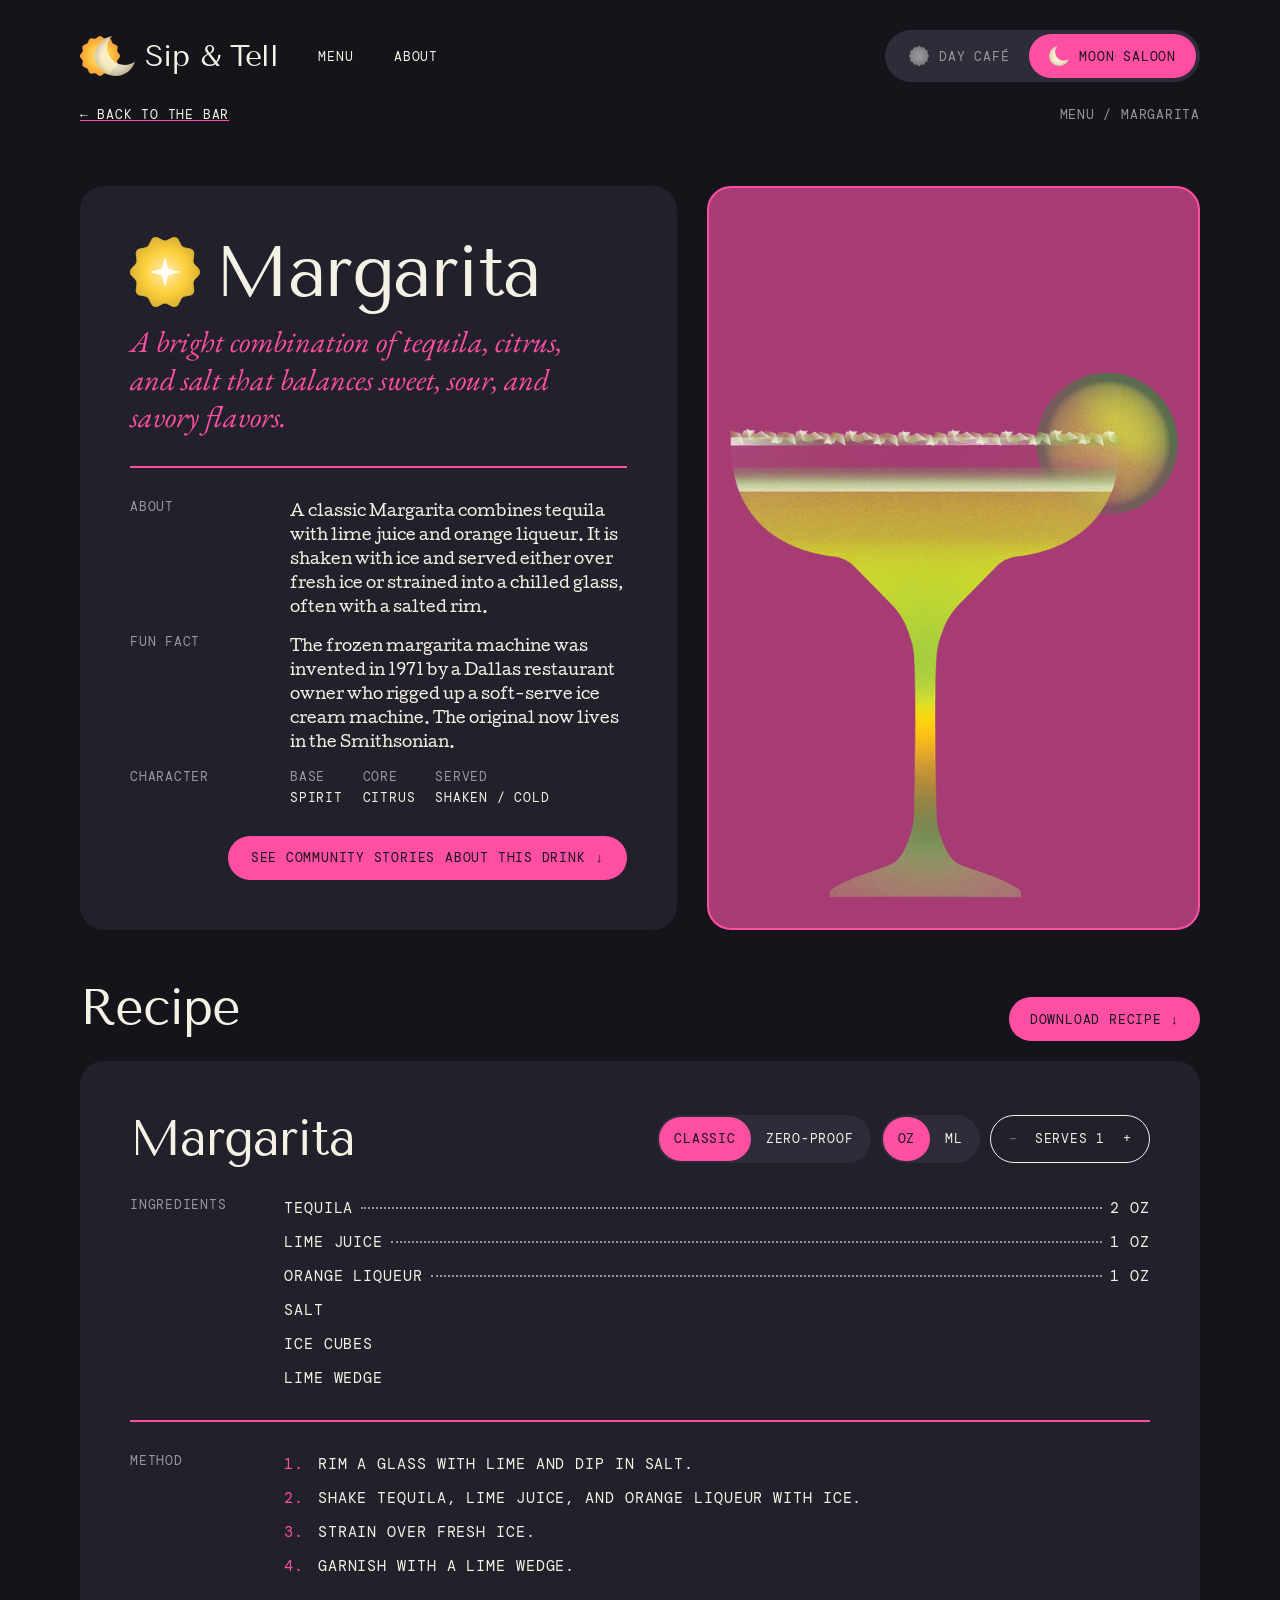
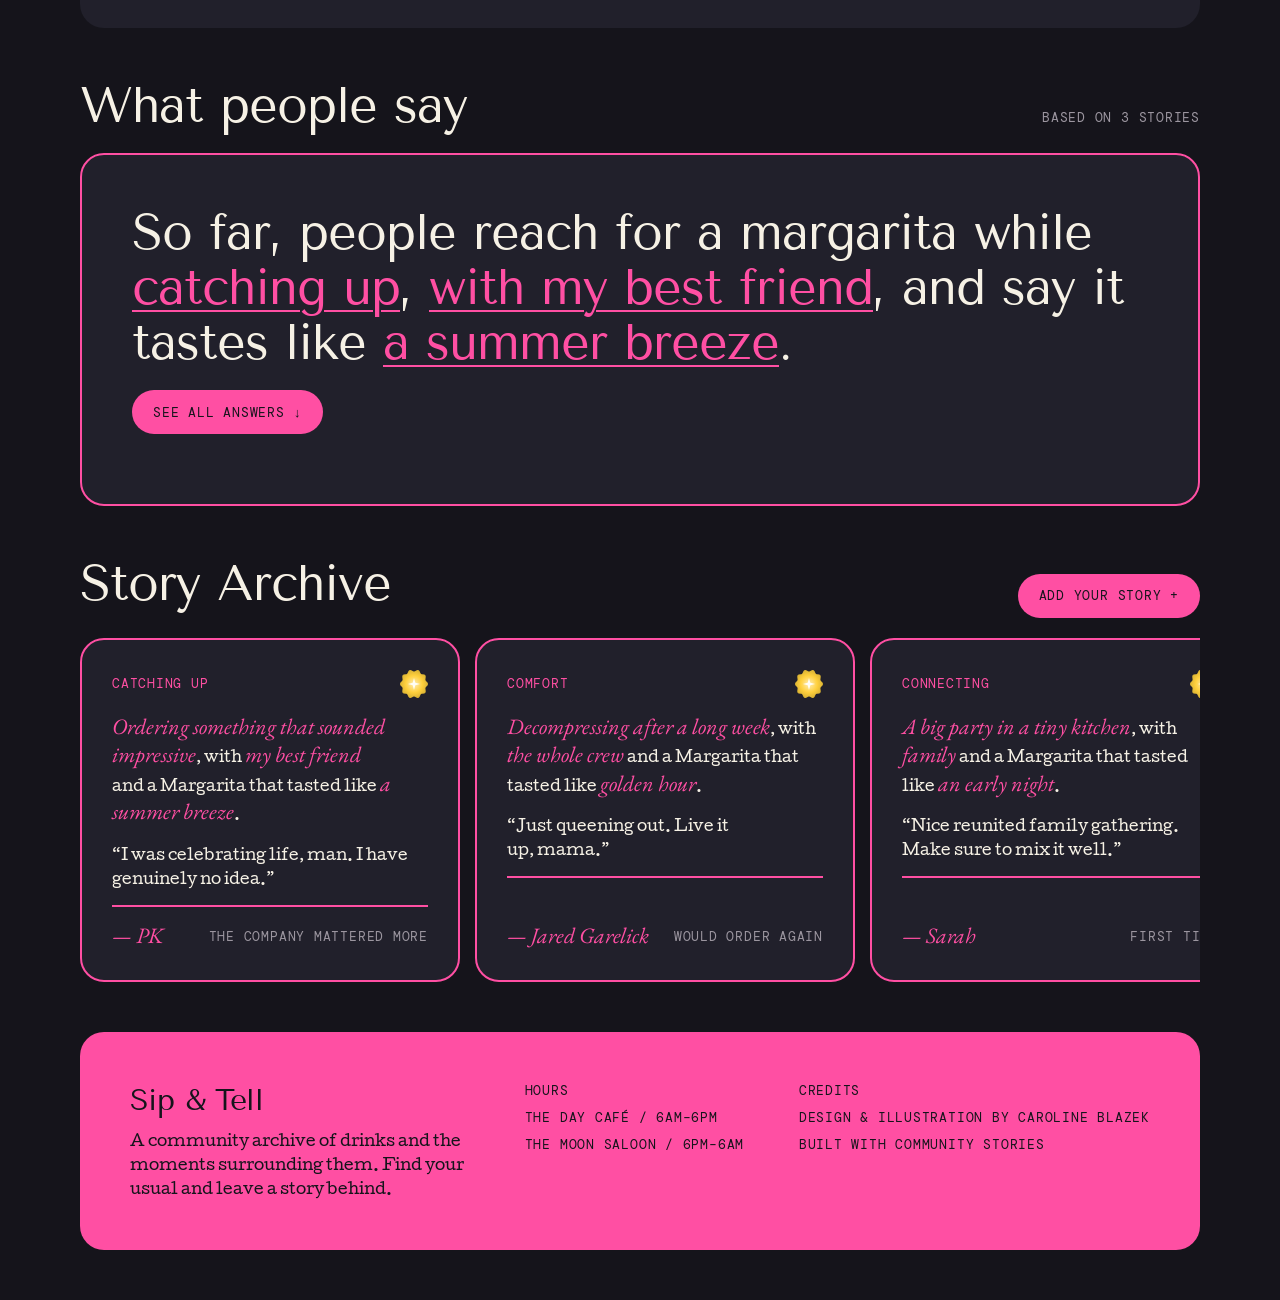
<file: moon/drink.html>
<!doctype html>
<html lang="en" data-space="moon" data-page="drink" data-root="..">
<head>
  <meta charset="utf-8">
  <meta name="viewport" content="width=device-width, initial-scale=1">
  <title>The Moon Saloon / Sip & Tell</title>
  <meta name="description" content="A community archive of drinks and the moments surrounding them. Visit the Day Café (6AM–6PM) or the Moon Saloon (6PM–6AM), and leave a story about your usual.">
  <!-- Link previews (Slack, iMessage, etc.). Scrapers need absolute URLs: update BASE if the site moves. -->
  <meta property="og:type" content="website">
  <meta property="og:site_name" content="Sip &amp; Tell">
  <meta property="og:title" content="The Moon Saloon / Sip & Tell">
  <meta property="og:description" content="A community archive of drinks and the moments surrounding them. Visit the Day Café (6AM–6PM) or the Moon Saloon (6PM–6AM), and leave a story about your usual.">
  <meta property="og:image" content="https://carolineblazek.com/sip-and-tell/assets/brand/social-preview.png">
  <meta property="og:image:width" content="1200">
  <meta property="og:image:height" content="630">
  <meta property="og:image:alt" content="The Sip &amp; Tell eclipse logo beside a matcha in a blue arch and a margarita in a pink arch.">
  <meta name="twitter:card" content="summary_large_image">
  <meta name="theme-color" content="#15141B">
  <link rel="icon" href="../assets/favicon/favicon.svg" type="image/svg+xml">
  <link rel="icon" href="../favicon.ico" sizes="any">
  <link rel="preconnect" href="https://fonts.googleapis.com">
  <link rel="preconnect" href="https://fonts.gstatic.com" crossorigin>
  <link rel="stylesheet" href="../tokens.css">
  <link rel="stylesheet" href="../styles.css">
  <script src="../app.js" defer></script>
</head>
<body>
  <a class="skip-link" href="#main">Skip to content</a>
  <div id="app" aria-live="polite"><div class="loader" role="status"><svg class="loader-mark" width="110" height="80" aria-hidden="true" viewBox="0 0 55 40" fill="none" xmlns="http://www.w3.org/2000/svg"> <g clip-path="url(#clip0_loader)"> <path class="loader-sun" d="M18.0904 0.712916C19.186 -0.237639 20.814 -0.237639 21.9096 0.712916L23.4825 2.07755C24.1585 2.66408 25.0666 2.90739 25.9453 2.73747L27.9898 2.3421C29.4139 2.06671 30.8237 2.88067 31.2973 4.25169L31.9771 6.21994C32.2693 7.06591 32.9341 7.73066 33.7801 8.02286L35.7483 8.70271C37.1193 9.17626 37.9333 10.5861 37.6579 12.0102L37.2625 14.0547C37.0926 14.9334 37.3359 15.8415 37.9224 16.5175L39.2871 18.0904C40.2376 19.186 40.2376 20.814 39.2871 21.9096L37.9224 23.4825C37.3359 24.1585 37.0926 25.0666 37.2625 25.9453L37.6579 27.9898C37.9333 29.4139 37.1193 30.8237 35.7483 31.2973L33.7801 31.9771C32.9341 32.2693 32.2693 32.9341 31.9771 33.7801L31.2973 35.7483C30.8237 37.1193 29.4139 37.9333 27.9898 37.6579L25.9453 37.2625C25.0666 37.0926 24.1585 37.3359 23.4825 37.9224L21.9096 39.2871C20.814 40.2376 19.186 40.2376 18.0904 39.2871L16.5175 37.9224C15.8415 37.3359 14.9334 37.0926 14.0547 37.2625L12.0102 37.6579C10.5861 37.9333 9.17626 37.1193 8.70271 35.7483L8.02286 33.7801C7.73066 32.9341 7.06591 32.2693 6.21994 31.9771L4.25169 31.2973C2.88067 30.8237 2.06671 29.4139 2.3421 27.9898L2.73747 25.9453C2.90739 25.0666 2.66408 24.1585 2.07755 23.4825L0.712916 21.9096C-0.237639 20.814 -0.237639 19.186 0.712916 18.0904L2.07755 16.5175C2.66408 15.8415 2.90739 14.9334 2.73747 14.0547L2.3421 12.0102C2.06671 10.5861 2.88067 9.17626 4.25169 8.70271L6.21994 8.02286C7.06591 7.73066 7.73066 7.06591 8.02286 6.21994L8.70271 4.25169C9.17626 2.88068 10.5861 2.06671 12.0102 2.3421L14.0547 2.73747C14.9334 2.90739 15.8415 2.66408 16.5175 2.07755L18.0904 0.712916Z" fill="url(#paint0_radial_loader)"/> <path class="loader-moon" opacity="0.9" d="M32.0293 0C29.0637 3.07126 27.2432 7.22936 27.2432 11.8066C27.2432 21.26 35.0095 28.9238 44.5889 28.9238C48.4963 28.9237 52.1011 27.6468 55.001 25.4951C52.5316 33.8748 44.6945 39.9999 35.4062 40C24.1364 40 15.0001 30.9838 15 19.8623C15 9.87587 22.3664 1.588 32.0293 0Z" fill="url(#paint1_radial_loader)"/> </g> <defs> <radialGradient id="paint0_radial_loader" cx="0" cy="0" r="1" gradientUnits="userSpaceOnUse" gradientTransform="translate(20 20) scale(20)"> <stop stop-color="#FFE9A8"/> <stop offset="0.6" stop-color="#FFC23D"/> <stop offset="1" stop-color="#F79B3E"/> </radialGradient> <radialGradient id="paint1_radial_loader" cx="0" cy="0" r="1" gradientUnits="userSpaceOnUse" gradientTransform="translate(35.0005 20) scale(20.0005 20)"> <stop stop-color="#FFFBE6"/> <stop offset="0.7" stop-color="#F3EBC8"/> <stop offset="1" stop-color="#CFC6A6"/> </radialGradient> <clipPath id="clip0_loader"> <rect width="55" height="40" fill="white"/> </clipPath> </defs> </svg><span class="visually-hidden">Loading</span></div></div>
  <noscript><p class="noscript">Sip &amp; Tell needs JavaScript to show its menu and stories.</p></noscript>
</body>
</html>
</file>
<file: tokens.css>
/* Sip & Tell design tokens. Mirrors tokens.json.
   Set the theme on <html> or <body>: data-space="day" | data-space="moon". */

@import url('https://fonts.googleapis.com/css2?family=Cutive&family=DM+Mono:wght@400;500&family=EB+Garamond:ital@1&family=Tenor+Sans&display=swap');

:root {
  /* Shared */
  --error: #FF5F6D;
  --mark-neutral: #BDB4CC;

  /* Type families */
  --font-display: 'Tenor Sans', serif;
  --font-italic: 'EB Garamond', serif;
  --font-body: 'Cutive', serif;
  --font-mono: 'DM Mono', monospace;

  /* Type scale */
  --fs-location: 86px;   /* home hero space name */
  --icon-location: 70px;
  --fs-display: 72px;
  --fs-header: 50px;
  --fs-wordmark: 30px;
  --fs-header-italic: 30px;
  --fs-inline-italic: 22px;
  --fs-body: 15px;
  --fs-mono: 15px;
  --fs-meta: 13px;
  --ls-display: -0.02em;
  --ls-meta: 0.06em;

  /* Spacing (Figma: Spacing collection, Desktop / Mobile modes) */
  --space-tight: 4px;     /* switch + toggle inner padding */
  --space-group: 10px;    /* inside a group: label + text, tags, list rows */
  --space-item: 20px;     /* between items in a card or section */
  --space-section: 30px;  /* card padding, between sections */
  --space-block: 50px;    /* large cards, big section breaks */

  /* Layout */
  --content-max: 1280px;
  --gutter: 80px;
  --section-gap: 50px;

  /* Shape */
  --radius-card: 24px;
  --radius-inner: 16px;
  --radius-pill: 999px;
  --stroke-hairline: 1px;
  --stroke-accent: 2px;

  /* Marks */
  --mark-core-blur: 5px;
}

/* The Day Café (default) */
:root,
[data-space="day"] {
  --page: #F1EBDF;
  --card: #FCFAF5;
  --track: #E8E1D2;
  --ink: #15141B;
  --muted: #76706B;
  --accent: #53A8CA;  /* the one Day blue, used everywhere incl. text (2.3:1 on page, 2.6:1 on card) */
  --on-accent: #15141B;
  --accent-rgb: 83 168 202;
  --ink-rgb: 21 20 27;
  --track-rgb: 232 225 210;
}

/* The Moon Saloon */
[data-space="moon"] {
  --page: #15141B;
  --card: #21202B;
  --track: #2E2C38;
  --ink: #F6F1E5;
  --muted: #9C96A0;
  --accent: #FF4FA3;
  --on-accent: #15141B;
  --accent-rgb: 255 79 163;
  --ink-rgb: 246 241 229;
  --track-rgb: 46 44 56;
}

/* Accent opacity steps */
:root, [data-space] {
  --accent-60: rgb(var(--accent-rgb) / 0.6);  /* hero + illustration cards, ink text on top */
  --accent-30: rgb(var(--accent-rgb) / 0.3);
  --accent-10: rgb(var(--accent-rgb) / 0.1);
  --ink-15: rgb(var(--ink-rgb) / 0.15);   /* progress track */
  --ink-10: rgb(var(--ink-rgb) / 0.1);    /* field + unselected card outlines */
  --track-60: rgb(var(--track-rgb) / 0.6); /* empty story placeholders */
  --error-10: rgb(255 95 109 / 0.12);     /* error banner */
}

@media (max-width: 1199px) {
  :root { --gutter: 40px; --fs-display: 60px; --fs-header: 42px; }
}
@media (max-width: 767px) {
  :root {
    /* From the Day Café mobile home (Figma: Type System / Mobile) */
    --gutter: 30px;
    --section-gap: 20px;
    --space-item: 15px;
    --space-section: 20px;
    --space-block: 20px;
    --fs-wordmark: 20px;
    --fs-location: 58px;
    --icon-location: 48px;
    --fs-display: 30px;   /* drink titles; mark sits left of the name */
    --fs-header: 30px;
    --fs-header-italic: 24px;
    --fs-inline-italic: 18px;
    --fs-body: 12px;
    --fs-mono: 10px;
    --fs-meta: 10px;
  }
}

/* Text styles */
.t-location { font: var(--fs-location)/0.95 var(--font-display); letter-spacing: var(--ls-display); }
.t-display { font: var(--fs-display)/1 var(--font-display); letter-spacing: var(--ls-display); }
.t-header { font: var(--fs-header)/1.1 var(--font-display); letter-spacing: var(--ls-display); }
.t-wordmark { font: var(--fs-wordmark)/normal var(--font-display); letter-spacing: var(--ls-display); }
.t-header-italic { font: italic var(--fs-header-italic)/1.25 var(--font-italic); }
.t-inline-italic { font: italic var(--fs-inline-italic)/1.3 var(--font-italic); }
.t-body { font: var(--fs-body)/1.6 var(--font-body); }
.t-mono { font: var(--fs-mono)/normal var(--font-mono); }
.t-meta { font: var(--fs-meta)/normal var(--font-mono); letter-spacing: var(--ls-meta); text-transform: uppercase; }
</file>
<file: styles.css>
/* Sip & Tell
   Mobile first. Tokens (colors, type, spacing) live in tokens.css.
   Breakpoints: 768px tablet, 900px three-column hero, 1200px desktop. */

/* ---------- base ---------- */

*, *::before, *::after { box-sizing: border-box; }
html { scroll-behavior: smooth; -webkit-text-size-adjust: 100%; }
@media (prefers-reduced-motion: reduce) { html { scroll-behavior: auto; } }
p, li, dd { text-wrap: pretty; } /* no one-word last lines */
body {
  margin: 0;
  background: var(--page);
  color: var(--ink);
  font: var(--fs-body)/1.6 var(--font-body);
  -webkit-font-smoothing: antialiased;
}
img { display: block; max-width: 100%; height: auto; }
h1, h2, h3, p, ul, ol, dl, dd, figure { margin: 0; }
ul, ol { padding: 0; list-style: none; }
a { color: inherit; }
button { font: inherit; color: inherit; background: none; border: 0; padding: 0; cursor: pointer; }
hr.rule { border: 0; height: var(--stroke-accent); background: var(--accent); margin: 0; width: 100%; }

.accent { color: var(--accent); }
.muted { color: var(--muted); }
html, body { overflow-x: clip; } /* lets the ticker bleed edge to edge without a sideways scroll */
.visually-hidden { position: absolute; width: 1px; height: 1px; overflow: hidden; clip: rect(0 0 0 0); white-space: nowrap; }
.skip-link { position: absolute; left: 10px; top: -60px; z-index: 50; padding: 10px 20px; background: var(--ink); color: var(--page); border-radius: var(--radius-pill); font: var(--fs-meta) var(--font-mono); text-transform: uppercase; letter-spacing: var(--ls-meta); }
.skip-link:focus { top: 10px; }
.noscript { padding: 30px; }
/* Loader: sits in the page shell until the menu and stories arrive. It waits a beat before
   showing so fast loads don't flash, then the moon drifts across the turning sun. */
.loader { position: fixed; inset: 0; display: grid; place-items: center; background: var(--page); opacity: 0; animation: loader-in .4s ease .3s forwards; }
.loader-mark { overflow: visible; }
.loader-mark g { clip-path: none; } /* the logo's built-in clip box cut the moon off at the end of its drift */
.loader-sun { transform-box: fill-box; transform-origin: center; animation: sun-spin 6s linear infinite; }
.loader-moon { animation: loader-eclipse 1.6s ease-in-out infinite alternate; }
@keyframes loader-in { to { opacity: 1; } }
@keyframes loader-eclipse { from { transform: translateX(6px); } to { transform: translateX(-14px); } }

/* Focus: 2px accent ring with a 2px gap, on everything you can tap */
:focus-visible { outline: 2px solid var(--accent); outline-offset: 2px; }
.text-link { border-radius: var(--radius-pill); } /* gives the focus ring on text links a pill shape */

/* ---------- layout ---------- */

#app { max-width: 1440px; margin: 0 auto; }
.site-header, .page, .site-footer { padding-inline: var(--gutter); }
.page { display: flex; flex-direction: column; gap: var(--section-gap); padding-bottom: var(--section-gap); }
.card { background: var(--card); border-radius: var(--radius-card); padding: var(--space-section); }
.section-head { display: flex; align-items: baseline; justify-content: space-between; gap: var(--space-group); flex-wrap: wrap; margin-bottom: var(--space-item); }

/* ---------- buttons, links, chips ---------- */

.btn {
  display: inline-flex; align-items: center; justify-content: center; gap: var(--space-group);
  min-height: 44px; padding: 12px 22px; border-radius: var(--radius-pill);
  font: var(--fs-meta)/1 var(--font-mono); letter-spacing: var(--ls-meta); text-transform: uppercase; text-decoration: none;
  border: 1px solid transparent; transition: background-color .15s, color .15s, border-color .15s;
}
.btn-small { padding: 8px 20px; }
.btn-wide { width: 100%; }
.btn-primary { background: var(--accent); color: var(--on-accent); }
.btn-secondary { border-color: var(--ink); color: var(--ink); }
.button-row { display: flex; flex-wrap: wrap; gap: var(--space-group); }
.text-link {
  display: inline-flex; align-items: center; min-height: 44px; min-width: 44px; justify-content: center;
  font: var(--fs-meta)/1 var(--font-mono); letter-spacing: var(--ls-meta); text-transform: uppercase; text-decoration: none;
}
.text-link[aria-current="page"] { color: var(--accent); }
.inline-link { color: var(--accent); text-decoration: underline; text-decoration-thickness: 2px; text-underline-offset: .12em; }
button.inline-link { font: inherit; letter-spacing: inherit; text-transform: inherit; padding: 0; background: none; border: 0; cursor: pointer; }
.inline-link:is(a, button):hover { color: var(--ink); }

@media (hover: hover) {
  .btn-primary:hover { background: var(--accent-60); }
  .btn-secondary:hover { background: var(--accent-10); border-color: var(--accent); }
  .text-link:hover { color: var(--accent); text-decoration: underline; }
  .chip:hover { border-color: var(--accent); color: var(--accent); }
  /* Logo: the sun turns and the moon slides across it */
  .wordmark { transition: color .2s; }
  .logo:hover .wordmark { color: var(--accent); }
  .logo:hover .logo-sun, .stacked-logo:hover .logo-sun { transform: rotate(45deg); }
  .logo:hover .logo-moon, .stacked-logo:hover .logo-moon { transform: translateX(-5px); }
  .stacked-logo:hover .wordmark { color: var(--accent); }

  /* Cards lift on a soft accent glow */
  .story-card:not(.story-placeholder), .step { transition: transform .3s ease, box-shadow .3s ease; }
  .story-card:not(.story-placeholder):hover, .step:hover {
    transform: translateY(-6px);
    box-shadow: 0 20px 28px -22px var(--accent-60), 0 12px 36px -16px var(--accent-10);
  }

  /* Space title: the sun spins, the moon rocks */
  .t-location:hover .title-icon { animation: icon-play 1.6s ease-in-out infinite; }
  [data-space="day"] .t-location:hover .title-icon { animation: sun-spin 6s linear infinite; }

  /* Hero: the arch fills in and the drink raises a toast */
  .arch { transition: background-color .3s ease; }
  .stage-illo { transition: transform .45s cubic-bezier(.3, 1.4, .5, 1); transform-origin: 50% 100%; }
  .stage:hover .arch { background: var(--accent); }
  .stage:hover .stage-illo { transform: translateX(-50%) translateY(-10px) rotate(-4deg); }

  /* Drink marks give a little turn */
  .row-mark, .drink-mark, .q-drink-mark, .special-name .mark { transition: transform .45s cubic-bezier(.3, 1.4, .5, 1); }
  .menu-row.is-published:hover .row-mark, .drink-name:hover .drink-mark, .q-drink-card:hover .q-drink-mark, .special-name:hover .mark { transform: rotate(30deg) scale(1.08); }

  /* Drink page illustration and About icons */
  /* Inset shadow paints over the 60% fill, so the full accent can fade in like the hero arch */
  .mark-card { box-shadow: inset 0 0 0 2000px transparent; transition: box-shadow .3s ease; }
  .mark-card:hover { box-shadow: inset 0 0 0 2000px var(--accent); }
  .mark-card img { transition: transform .45s cubic-bezier(.3, 1.4, .5, 1); transform-origin: 50% 100%; }
  .mark-card:hover img { transform: translateY(-8px) scale(1.02); }
  .icon-tile, .icon-example img { transition: transform .35s cubic-bezier(.3, 1.4, .5, 1); }
  .icon-row li:hover .icon-tile { transform: translateY(-4px) rotate(-6deg); }
  .icon-example:hover img { transform: rotate(20deg); }
}
.btn-primary:active { background: var(--ink); color: var(--page); }
.btn-secondary:active { background: var(--accent-30); border-color: var(--accent); }
.text-link:active { color: var(--accent-60); }
.btn:disabled, button:disabled { opacity: .4; cursor: default; }

/* ---------- header ---------- */

.site-header { display: flex; flex-direction: column; gap: var(--space-item); padding-top: var(--space-item); padding-bottom: var(--space-section); }
.header-row { display: flex; align-items: center; justify-content: space-between; gap: var(--space-group); }
.logo { display: inline-flex; align-items: center; gap: var(--space-group); min-height: 44px; text-decoration: none; }
.logo img, .logo-mark { width: 45px; height: auto; }
.logo-mark { overflow: visible; }
.logo-sun, .logo-moon { transform-box: fill-box; transform-origin: center; transition: transform .6s cubic-bezier(.3, 1.4, .5, 1); }
.wordmark { font: var(--fs-wordmark)/1.2 var(--font-display); letter-spacing: var(--ls-display); }
.site-nav { display: flex; gap: var(--space-item); }
.switch { display: flex; padding: var(--space-tight); border-radius: var(--radius-pill); background: var(--track); }
.door {
  flex: 1; display: inline-flex; align-items: center; justify-content: center; gap: var(--space-group);
  min-height: 44px; padding: 8px 20px; border-radius: var(--radius-pill);
  font: var(--fs-meta)/1 var(--font-mono); letter-spacing: var(--ls-meta); text-transform: uppercase; text-decoration: none; color: var(--muted);
}
.door img { width: 20px; height: 20px; }
.door:not(.is-open) img { filter: grayscale(1); opacity: .6; }
.door.is-open { background: var(--accent); color: var(--on-accent); }
@media (hover: hover) { a.door:hover { background: var(--accent-10); color: var(--ink); } }
a.door:active { background: var(--accent-30); }

/* ---------- home: hero ---------- */

.hero { display: flex; flex-direction: column; gap: var(--space-item); }
.welcome { display: flex; flex-direction: column; gap: var(--space-item); }
.welcome-text { display: flex; flex-direction: column; gap: var(--space-group); }
.title-line { display: flex; align-items: center; gap: 12px; }
.title-icon { width: var(--icon-location); height: var(--icon-location); }
.greeting { color: var(--accent); }

.stage { position: relative; display: block; width: min(100%, 380px); aspect-ratio: 380 / 400; margin: 20px auto 0; }
.arch { position: absolute; inset: 0; background: var(--accent-60); border: var(--stroke-accent) solid var(--accent); border-radius: 999px 999px 0 0; }
/* Hero: illustration is 75% of the arch width, centered, flush with the bottom */
.stage-illo { position: absolute; left: 50%; bottom: 0; width: 75%; height: auto; max-height: 100%; transform: translateX(-50%); object-fit: contain; object-position: bottom; }

.special { display: flex; flex-direction: column; gap: var(--space-group); }
.special-name { display: flex; align-items: center; gap: var(--space-group); }
.special-name .mark { width: 35px; height: 35px; }
.leader-list { display: flex; flex-direction: column; gap: var(--space-group); }
.leader-list div { display: flex; align-items: baseline; gap: 8px; font: var(--fs-meta)/1.4 var(--font-mono); letter-spacing: var(--ls-meta); text-transform: uppercase; }
.leader-list dt { color: var(--muted); }
.leader-list div::after { content: ""; order: 1; flex: 1; border-bottom: 2px dotted var(--muted); transform: translateY(-4px); }
.leader-list dd { order: 2; }
.special .button-row { margin-top: var(--space-group); }

/* ---------- home: ticker ---------- */

.ticker {
  /* Full-bleed: spans the whole screen even past the 1440 layout; the label stays on the gutter and the track runs off the right edge */
  margin-inline: calc(50% - 50vw); display: flex; align-items: center; gap: var(--space-item);
  padding: 15px 0 15px calc(50vw - 50%); background: var(--accent); color: var(--on-accent); overflow: hidden;
}
.ticker-label { white-space: nowrap; flex: none; }
.ticker-track { display: flex; overflow: hidden; flex: 1; mask-image: linear-gradient(90deg, #000 92%, transparent); }
.ticker-list { display: flex; align-items: center; gap: 18px; padding-right: 18px; flex: none; animation: ticker 50s linear infinite; }
.ticker-list li { display: flex; align-items: center; gap: 18px; padding-block: 2px; white-space: nowrap; font: var(--fs-meta)/1 var(--font-mono); letter-spacing: var(--ls-meta); text-transform: uppercase; }
.ticker-list .sep { opacity: .6; }
/* Tastes with a hero: outlined pill you can pick; the picked one is solid */
.ticker-pick {
  min-height: 32px; padding: 6px 15px; border: 1px solid #15141B; border-radius: var(--radius-pill); color: #15141B;
  font: inherit; letter-spacing: inherit; text-transform: inherit; transition: background-color .15s, color .15s;
}
.ticker-pick[aria-pressed="true"] { background: #15141B; color: var(--accent); }
@media (hover: hover) { .ticker-pick[aria-pressed="false"]:hover { background: var(--ink-10); } }
.ticker-pick:active { background: rgb(21 20 27 / .3); }
.ticker-pick:focus-visible { outline-color: #15141B; }
/* Keyboard focus pauses the ticker; a mouse click on a pick doesn't, so it keeps moving once the cursor leaves */
.ticker-track:hover .ticker-list, .ticker-track:has(:focus-visible) .ticker-list { animation-play-state: paused; }
@keyframes ticker { to { transform: translateX(-100%); } }
@keyframes sun-spin { to { transform: rotate(360deg); } }
@keyframes icon-play { 0%, 100% { transform: rotate(0); } 30% { transform: rotate(-14deg); } 70% { transform: rotate(10deg); } }
@media (prefers-reduced-motion: reduce) { .ticker-list, .title-icon, .loader-sun, .loader-moon { animation: none !important; } * { transition-duration: 0s !important; transition-delay: 0s !important; } }

/* ---------- home: statement ---------- */

.statement { text-align: center; max-width: 1200px; margin: 0 auto; padding-block: var(--space-section); }
.statement .t-header, .pull-quote > .t-header { max-width: 30ch; margin-inline: auto; }

/* ---------- home: menu ---------- */

.filters { display: flex; flex-direction: column; gap: var(--space-group); margin-bottom: var(--space-item); }
.chips { display: flex; flex-wrap: wrap; gap: var(--space-group); }
.chip {
  position: relative; display: inline-flex; align-items: center; min-height: 36px; padding: 6px 15px; border: 1px solid var(--ink); border-radius: var(--radius-pill);
  font: var(--fs-meta)/1 var(--font-mono); letter-spacing: var(--ls-meta); text-transform: uppercase;
}
/* The pill looks slimmer, but its tap area still reaches 44px tall (it spills into the 10px row gap) */
.chip::after { content: ""; position: absolute; inset: -4px 0; }
.chip-x { display: none; margin-left: 6px; }
.chip[aria-pressed="true"] { background: var(--accent); border-color: var(--accent); color: var(--on-accent); }
.chip[aria-pressed="true"] .chip-x { display: inline; }
.chip:active { background: var(--accent-30); }

.menu-list { position: relative; display: flex; flex-direction: column; gap: var(--space-group); padding: var(--space-group); background: var(--card); border-radius: var(--radius-card); }
.menu-row { position: relative; }
.row-main {
  display: flex; align-items: center; gap: 10px; width: 100%; min-height: 59px; padding: 10px 16px; border-radius: var(--radius-pill);
  text-align: left; text-decoration: none; color: var(--ink); border: 2px solid transparent;
}
.row-num { color: var(--muted); }
.row-mark { width: 35px; height: 35px; flex: none; }
.row-name { font: var(--fs-header)/1.05 var(--font-display); letter-spacing: var(--ls-display); white-space: nowrap; }
.row-leader, .row-meta, .pill-guest { display: none; }
.menu-row.is-published .row-main { border-color: var(--accent); }
.menu-row.is-published .row-main[aria-expanded="true"] { background: var(--accent); color: var(--on-accent); }
.menu-row.is-published .row-main:active { background: var(--accent-60); }
.menu-row.is-unpublished .row-main { cursor: default; }
/* Coming-soon drinks: the row fades back, the pill stays crisp so it reads as planned, not broken */
.menu-row.is-unpublished .row-main > :not(.pill-soon) { opacity: .4; }
/* Phones: the pill sits under the name, and a long name like Fruity Smoothie can wrap */
.row-title { display: flex; flex-direction: column; align-items: flex-start; gap: 6px; min-width: 0; }
.row-title .row-name { white-space: normal; }
.pill-soon { padding: 4px 10px; border: 1.5px dashed var(--accent); border-radius: var(--radius-pill); color: var(--accent); white-space: nowrap; }
.menu-row.is-guest .row-main { background: var(--guest-bg, #21202B); color: var(--guest-ink, #F6F1E5); }
[data-space="moon"] .menu-row.is-guest .row-main { --guest-bg: #FCFAF5; --guest-ink: #15141B; }
.menu-row.is-guest .row-num { color: inherit; opacity: .7; }
.menu-empty { padding: 20px; }

.drink-pop { display: none; flex-direction: column; gap: var(--space-group); margin-top: var(--space-group); }
.row-main[aria-expanded="true"] + .drink-pop { display: flex; }
.pop-card { display: flex; flex-direction: column; gap: 15px; padding: 20px; background: var(--card); border: var(--stroke-accent) solid var(--accent); border-radius: var(--radius-card); }
.tags { display: flex; flex-wrap: wrap; gap: 8px; }
/* The tags are the range of answers, not a ranking, so they share one fill */
.tag { padding: 6px 12px; border-radius: var(--radius-pill); font: var(--fs-meta)/1 var(--font-mono); letter-spacing: var(--ls-meta); text-transform: uppercase; color: var(--on-accent); background: var(--accent-60); } /* softer than the solid buttons beside them */
/* Illustration boxes: accent-60 card, drink fills the width and sits on the bottom */
.pop-illo { display: flex; justify-content: center; align-items: flex-end; padding: 30px; background: linear-gradient(var(--accent-60), var(--accent-60)), var(--card); border: var(--stroke-accent) solid var(--accent); border-radius: var(--radius-card); overflow: hidden; }
.pop-illo img { width: 100%; height: auto; }

/* ---------- footer ---------- */

.site-footer { padding-bottom: var(--space-block); }
.footer-card { display: flex; flex-direction: column; gap: 15px; padding: 28px 24px; background: var(--accent); color: var(--on-accent); border-radius: var(--radius-card); }
.footer-col { display: flex; flex-direction: column; gap: var(--space-group); }
.footer-project .t-body { max-width: 340px; }


@media (max-width: 767px) {
  /* Phones: smaller hero arch, menu rows and popups, and a tighter footer, so more of the page shows at once */
  .stage { width: min(100%, 250px); }
  .row-main { min-height: 52px; padding-block: 8px; }
  .row-name { font-size: 24px; }
  .row-mark { width: 30px; height: 30px; }
  .pop-illo { height: 240px; padding: 20px; }
  .pop-illo img { width: auto; max-width: 100%; height: 100%; object-fit: contain; object-position: bottom; }
  .footer-card { gap: 12px; padding: 20px; }
  .footer-col { gap: 5px; }
  .footer-col + .footer-col { padding-top: 4px; }
}

/* ---------- drink page ---------- */

.breadcrumb { display: flex; justify-content: space-between; align-items: center; margin-top: calc(-1 * var(--space-item)); }
.back-link { text-decoration: underline; text-decoration-color: var(--accent); justify-content: flex-start; }
.crumbs { display: none; }

.drink-hero { display: flex; flex-direction: column-reverse; gap: var(--space-item); }
.title-card { display: flex; flex-direction: column; gap: 15px; }
.title-card > .btn { margin-top: auto; }
.title-top { display: flex; flex-direction: column; gap: 15px; }
.drink-name { display: flex; align-items: center; gap: 15px; }
.drink-mark { width: 44px; height: 44px; flex: none; }
.details { display: flex; flex-direction: column; gap: 15px; }
.details div { display: flex; flex-direction: column; gap: var(--space-group); }
.traits { display: flex; gap: var(--space-item); flex-wrap: wrap; }
.traits > span { display: flex; flex-direction: column; gap: 4px; }
.mark-card { display: flex; align-items: flex-end; justify-content: center; padding: 30px 20px; background: linear-gradient(var(--accent-60), var(--accent-60)), var(--card); border: var(--stroke-accent) solid var(--accent); border-radius: var(--radius-card); overflow: hidden; }
.mark-card img { width: auto; max-width: 100%; height: 100%; min-height: 0; object-fit: contain; object-position: bottom; }
/* Stacked (phone to small laptop): a set height so the drink stays whole and the name sits close below it */
.mark-card { height: clamp(260px, 52vw, 480px); }

.recipe-card { display: flex; flex-direction: column; gap: 15px; }
.recipe-top { display: flex; flex-direction: column; gap: 15px; }
.controls { display: flex; flex-wrap: wrap; gap: var(--space-group); }
.toggle { display: inline-flex; padding: 2px; border-radius: var(--radius-pill); background: var(--track); }
.toggle button { min-height: 44px; padding: 6px 15px; border-radius: var(--radius-pill); font: var(--fs-meta)/1 var(--font-mono); letter-spacing: var(--ls-meta); text-transform: uppercase; }
.toggle button[aria-pressed="true"] { background: var(--accent); color: var(--on-accent); }
@media (hover: hover) { .toggle button[aria-pressed="false"]:hover { background: var(--accent-10); } }
.toggle button[aria-pressed="false"]:active { background: var(--accent-30); }
.stepper { display: inline-flex; align-items: center; border: 1px solid var(--ink); border-radius: var(--radius-pill); }
.stepper button { min-width: 44px; min-height: 44px; font: var(--fs-meta)/1 var(--font-mono); }
.recipe-group { display: flex; flex-direction: column; gap: var(--space-group); }
.ingredients, .method { display: flex; flex-direction: column; gap: var(--space-group); font: var(--fs-mono)/1.6 var(--font-mono); letter-spacing: var(--ls-meta); text-transform: uppercase; }
.ingredients li { display: flex; align-items: baseline; gap: 8px; }
.leader { flex: 1; border-bottom: 2px dotted var(--muted); transform: translateY(-4px); }
.method { counter-reset: step; }
.method li { counter-increment: step; display: flex; gap: 14px; }
.method li::before { content: counter(step) "."; color: var(--accent); }

.people-card { display: flex; flex-direction: column; align-items: flex-start; gap: var(--space-item); border: var(--stroke-accent) solid var(--accent); }
.answers-wrap { display: grid; grid-template-rows: 0fr; width: 100%; margin-top: calc(-1 * var(--space-item)); transition: grid-template-rows .5s cubic-bezier(.4, 0, .2, 1); }
.answers-wrap.is-open { grid-template-rows: 1fr; }
/* Opening: the rule draws across, then each row fades up in turn. Closing: everything fades at once. */
.answers > .rule { transform: scaleX(0); transform-origin: left; transition: transform .2s ease; }
.answers > .answer-row { opacity: 0; transform: translateY(-8px); transition: opacity .2s ease, transform .2s ease; }
.answers-wrap.is-open .rule { transform: scaleX(1); transition: transform .8s cubic-bezier(.4, 0, .2, 1) .25s; } /* waits for the panel to open so the whole swipe shows */
.answers-wrap.is-open .answer-row { opacity: 1; transform: none; transition: opacity .4s ease, transform .4s ease; }
.answers-wrap.is-open .answer-row:nth-child(2) { transition-delay: .15s; }
.answers-wrap.is-open .answer-row:nth-child(3) { transition-delay: .25s; }
.answers-wrap.is-open .answer-row:nth-child(4) { transition-delay: .35s; }
.answers { display: flex; flex-direction: column; gap: 15px; min-height: 0; overflow: hidden; padding-top: var(--space-item); }
.answer-row { display: flex; flex-direction: column; gap: var(--space-group); }
.bar { display: flex; gap: 4px; width: 100%; }
.seg { display: flex; flex-direction: column; gap: 10px; flex-basis: 0; min-width: 0; padding: 10px; border-radius: var(--radius-inner); background: var(--accent-60); color: var(--on-accent); }
.seg-other { background: var(--accent-10); color: var(--muted); }

.stories { display: flex; gap: 15px; overflow-x: auto; scroll-snap-type: x mandatory; padding-block: 10px 40px; margin-block: -10px -40px; /* room for the hover lift and glow */ margin-inline: calc(-1 * var(--gutter)); padding-inline: var(--gutter); scroll-padding-inline: var(--gutter); }
.story-card { flex: 0 0 310px; scroll-snap-align: start; display: flex; flex-direction: column; gap: 15px; padding: 20px; border: var(--stroke-accent) solid var(--accent); }
.story-top, .story-bottom { display: flex; justify-content: space-between; align-items: center; gap: var(--space-group); }
.story-mark { width: 28px; height: 28px; }
.story-text em { font: italic var(--fs-inline-italic)/1.3 var(--font-italic); color: var(--accent); }
.story-bottom { margin-top: auto; }
.story-bottom .signed { flex: none; white-space: nowrap; }
.story-bottom .t-meta { text-align: right; }

.not-found { display: flex; flex-direction: column; gap: var(--space-item); padding-block: var(--space-block); }

/* ---------- about ---------- */

.about-intro { display: flex; flex-direction: column; gap: 15px; }
.about-columns { display: flex; flex-direction: column; gap: var(--space-group); }
.steps-section h2, .icons-section h2 { margin-bottom: var(--space-item); }
.steps { display: grid; gap: 15px; }
.step { display: flex; flex-direction: column; gap: var(--space-group); }
.icons-card { display: flex; flex-direction: column; align-items: center; gap: var(--space-item); }
.icon-example { display: flex; flex-direction: column; align-items: center; gap: 15px; }
.icon-example img { width: 160px; height: 160px; }
.icon-lists { display: flex; flex-direction: column; gap: var(--space-item); width: 100%; }
.icon-group { display: flex; flex-direction: column; gap: 15px; }
.icon-row { display: flex; flex-wrap: wrap; gap: 15px; }
@media (max-width: 767px) { .icon-row { justify-content: center; } } /* phones: 3 over 2, centered */
.icon-row li { display: flex; flex-direction: column; align-items: center; gap: var(--space-group); width: 72px; }
.icon-tile { display: grid; place-items: center; width: 72px; height: 72px; }
@media (max-width: 767px) { .icon-example img { width: 120px; height: 120px; } } /* phones: the example icon no longer dwarfs the key */
.icon-tile img { width: 100%; height: 100%; }
.icon-core { background: #DCD6E4; border-radius: var(--radius-inner); }
.icon-core img { width: 34px; height: 34px; }
.pull-quote { display: flex; flex-direction: column; align-items: center; gap: var(--space-item); text-align: center; padding-block: var(--space-item); }
.stacked-logo { display: flex; flex-direction: column; align-items: center; gap: var(--space-group); }
.stacked-logo img, .stacked-logo .logo-mark { width: 110px; }

/* ---------- tablet ---------- */

@media (min-width: 768px) {
  .site-header { flex-direction: row; align-items: center; justify-content: space-between; padding-top: 30px; }
  .header-row { gap: 36px; }
  .site-nav { gap: 36px; }
  .switch { flex: none; }
  .door { flex: none; }
  .logo img, .logo-mark { width: 55px; }

  .row-leader { display: block; flex: 1; border-bottom: 2px dotted var(--muted); align-self: center; min-width: 20px; }
  .row-meta, .pill-guest { display: inline-flex; }
  .row-title { display: contents; }
  .row-title .row-name { white-space: nowrap; }
  .pill-guest { padding: 4px 10px; border-radius: var(--radius-pill); background: var(--guest-pill, #FF4FA3); color: #15141B; white-space: nowrap; }
  [data-space="moon"] .pill-guest { --guest-pill: #53A8CA; }
  .row-main { min-height: 84px; padding: 16px 28px; gap: 24px; }
  .row-mark { width: 56px; height: 56px; }

  /* Tablet: project line on top, hours and credits side by side under it; three columns from 1024 */
  .footer-card { display: grid; grid-template-columns: auto auto; justify-content: start; gap: 24px 60px; padding: var(--space-block); }
  .footer-project { grid-column: 1 / -1; }
  .row-meta { white-space: nowrap; }

  .crumbs { display: block; }
  .stories { margin-inline: 0; padding-inline: 0; }
  .story-card { flex: 0 0 max(380px, calc((100% - 30px) / 3)); padding: var(--space-section); } /* three fill the row; more scroll; fewer keep their width */
  .steps { grid-template-columns: repeat(2, 1fr); }
  .about-columns { flex-direction: row; gap: var(--space-block); }
  .about-columns p { flex: 1; }
  .card { padding: var(--space-block); }
  .story-card { padding: var(--space-section); }
}

/* ---------- desktop ---------- */

@media (min-width: 900px) {
  .hero { display: grid; grid-template-columns: 1fr 1fr; align-items: stretch; gap: 40px; }
  .welcome { justify-content: space-between; }
  .special .button-row { margin-top: auto; }
  .hero .stage { grid-column: 1 / -1; grid-row: 2; }
  .stage { width: min(100%, 342px); margin: 0 auto; } /* 360 tall: the hero is as tall as the text needs */
  .special-name .mark { width: 56px; height: 56px; }
  .special-name span { white-space: nowrap; } /* a two-line name would push the hero past the arch's 360px */

  .title-card { gap: 30px; }
  .drink-mark { width: 70px; height: 70px; }
  .details div { flex-direction: row; gap: 30px; }
  .details dt { flex: 0 0 130px; }
  .btn-wide { width: auto; align-self: flex-end; }

  .recipe-top { flex-direction: row; justify-content: space-between; align-items: center; }
  .recipe-group { flex-direction: row; gap: 24px; }
  .recipe-group > p { flex: 0 0 130px; }
  .ingredients, .method { flex: 1; }
  .recipe-card { gap: 30px; }

  .answer-row { flex-direction: row; align-items: center; gap: 30px; }
  .answer-row > p { flex: 0 0 260px; }
  .seg { flex-direction: row; justify-content: space-between; align-items: center; padding: 14px 20px; }

  .steps { grid-template-columns: repeat(4, 1fr); }
  /* Bigger example and tiles, with equal space on both sides and between them */
  .icons-card { flex-direction: row; align-items: center; justify-content: space-evenly; gap: var(--space-block); }
  .icon-example img { width: 280px; height: 280px; }
  .icon-lists { width: auto; }
  .icon-row { gap: 30px 48px; }
  .icon-row li { width: 96px; }
  .icon-tile { width: 96px; height: 96px; }
  .icon-core img { width: 44px; height: 44px; }
}

@media (min-width: 900px) and (hover: hover) {
  /* Desktop menu: hovering a drink opens its popup beside the list */
  .menu-row.is-published .row-main { border-color: transparent; }
  .menu-row.is-published:hover .row-main,
  .menu-row.is-published:focus-within .row-main { background: var(--accent); color: var(--on-accent); }
  .menu-row.is-published:hover .row-num,
  .menu-row.is-published:hover .row-meta { color: var(--on-accent); }
  /* Popup: always laid out, hidden until hover. The cards spring up one after the other
     and the drink rises into its box a beat later; leaving fades them out quickly. */
  .drink-pop { display: flex; position: absolute; z-index: 5; right: var(--space-item); top: -10px; flex-direction: row; margin: 0; visibility: hidden; pointer-events: none; transition: visibility 0s linear .15s; }
  .pop-card, .pop-illo { opacity: 0; transform: translateY(12px) scale(.96); transform-origin: 50% 100%; transition: opacity .15s ease, transform .15s ease; }
  .pop-illo img { transform: translateY(24px); transition: transform .15s ease; }
  .menu-row.is-published:hover .drink-pop,
  .menu-row.is-published:focus-within .drink-pop { visibility: visible; pointer-events: auto; transition-delay: 0s; }
  .menu-row.is-published:hover :is(.pop-card, .pop-illo),
  .menu-row.is-published:focus-within :is(.pop-card, .pop-illo) { opacity: 1; transform: none; transition: opacity .2s ease, transform .4s cubic-bezier(.3, 1.4, .5, 1); }
  .menu-row.is-published:hover .pop-illo,
  .menu-row.is-published:focus-within .pop-illo { transition-delay: .06s; }
  .menu-row.is-published:hover .pop-illo img,
  .menu-row.is-published:focus-within .pop-illo img { transform: none; transition: transform .5s cubic-bezier(.3, 1.4, .5, 1) .14s; }
  .pop-card { width: 400px; align-self: flex-start; } /* fits the longest name, Shirley Temple, on one line; hugs its content beside the taller illustration */
  .pop-illo { width: 330px; }
}

/* Wide desktop: the three-column hero from the Figma desktop page */

/* Tablet portrait to small laptop: menu names step down a size so a coming-soon row keeps its leader and type */
@media (min-width: 768px) and (max-width: 1023px) {
  .row-name { font-size: 34px; }
  .row-main { gap: 14px; padding-inline: 22px; }
  .row-mark { width: 44px; height: 44px; }
  .row-leader { min-width: 8px; }
}

@media (min-width: 1024px) {
  .footer-card { display: flex; flex-direction: row; justify-content: space-between; gap: 40px; }
}

/* Side-by-side drink hero once the 560px illustration and the text both fit (below this the box ran off the page) */
@media (min-width: 1100px) {
  /* Standard box size: every drink hero is at least 680 tall, whatever the illustration's proportions.
     The illustration column gives way on smaller laptops, and the row grows rather than letting long copy spill out. */
  .drink-hero { display: grid; grid-template-columns: minmax(0, 1fr) min(560px, 44%); grid-template-rows: minmax(680px, auto); gap: 30px; }
  .mark-card { height: 100%; }
}

@media (min-width: 1200px) {
  .hero { grid-template-columns: 380px 1fr 400px; }
  .hero .stage { grid-column: auto; grid-row: auto; }
}

/* ---------- empty stories ---------- */

.story-slot { border-style: dashed; align-items: flex-start; }
.story-slot .btn { margin-top: auto; }
.story-placeholder { background: var(--track-60); border-radius: var(--radius-card); min-height: 300px; border: 0; }

/* ---------- story questionnaire ---------- */

.q-dialog {
  width: 100%; max-width: 100%; height: 100%; max-height: 100%; margin: 0; padding: 0; border: 0;
  background: var(--card); color: var(--ink);
}
.q-dialog::backdrop { background: rgb(21 20 27 / .55); }
.q-card { position: relative; display: flex; flex-direction: column; gap: var(--space-item); min-height: 100%; padding: 20px var(--gutter) 28px; }
.q-top { display: flex; justify-content: space-between; align-items: center; gap: var(--space-group); }
.q-drink, .q-meta { display: flex; align-items: center; gap: var(--space-group); }
.q-top-mark { width: 28px; height: 28px; }
.q-wide { display: none; }
.q-close { min-width: 44px; min-height: 44px; font: var(--fs-body) var(--font-mono); border-radius: var(--radius-pill); }
@media (hover: hover) { .q-close:hover { background: var(--track); } }
.q-close:active { background: var(--accent-30); }
.q-progress { display: flex; gap: 10px; }
.q-progress li { flex: 1; height: 4px; border-radius: 2px; background: var(--ink-15); }
.q-progress li.is-done { background: var(--accent); }
.q-question { display: flex; flex-direction: column; gap: var(--space-group); }
.q-question h2:focus { outline: none; }
.q-body { display: flex; flex-direction: column; gap: 15px; }
.q-dialog .chip.is-error { border-color: var(--error); }
.q-drinks { display: grid; grid-template-columns: repeat(min(var(--n, 2), 3), 1fr); gap: 10px; }
.q-drink-card {
  display: flex; flex-direction: column; align-items: center; gap: var(--space-group); padding: 15px 10px;
  border: 1px solid var(--ink-10); border-radius: var(--radius-inner); text-align: center;
}
.q-drink-mark { width: 80px; height: 80px; }
.q-drink-card[aria-pressed="true"] { background: var(--accent-30); border-color: var(--accent); }
.q-drink-card.is-error { border-color: var(--error); }
@media (hover: hover) { .q-drink-card:hover { border-color: var(--accent); } }
.q-options { display: flex; flex-direction: column; gap: 10px; }
.q-option {
  display: flex; align-items: center; gap: 15px; min-height: 44px; padding: 15px; border-radius: var(--radius-inner);
  background: var(--track); border: 1px solid transparent; text-align: left;
}
.q-dot { flex: none; width: 12px; height: 12px; border-radius: 50%; border: 1px solid var(--ink); transform: translateY(-1.5px); } /* optical center: Cutive sits low in its line box */
.q-option[aria-pressed="true"] { background: var(--accent-30); border-color: var(--accent); }
.q-option[aria-pressed="true"] .q-dot { background: var(--accent); border-color: var(--accent); }
@media (hover: hover) { .q-option:not(:disabled):hover { border-color: var(--accent); } }
.q-own {
  display: flex; align-items: center; gap: 10px; min-height: 44px; padding: 7px 15px; border: 1px dashed var(--ink-15);
  border-radius: var(--radius-inner);
}
.q-own:focus-within { border: 2px solid var(--accent); }
.q-own input, .q-field input, .q-field textarea {
  flex: 1; width: 100%; border: 0; background: none; color: var(--ink); font: var(--fs-body)/1.6 var(--font-body); padding: 0; resize: vertical;
}
/* Single-line fields: extra line height so Cutive's tall caps aren't clipped, and a drawn placeholder for the same reason */
.q-input { position: relative; display: flex; flex: 1; min-width: 0; }
.q-input input { line-height: 2; }
.q-ph { position: absolute; inset: 0; color: var(--muted); font: var(--fs-body)/2 var(--font-body); white-space: nowrap; text-overflow: ellipsis; overflow: hidden; pointer-events: none; }
.q-input input:not(:placeholder-shown) + .q-ph { display: none; }
.q-input input:disabled + .q-ph { opacity: .4; }
.q-own input:focus, .q-field input:focus, .q-field textarea:focus { outline: none; }
.q-own input::placeholder, .q-field input::placeholder, .q-field textarea::placeholder { color: var(--muted); }
.q-own input:disabled { opacity: .4; }
.q-count { color: var(--muted); white-space: nowrap; }
.q-count.is-limit { color: var(--error); }
.q-field { display: flex; flex-direction: column; gap: 10px; padding: 15px 20px; background: var(--page); border: 1px solid var(--ink-10); border-radius: var(--radius-inner); }
.q-field:focus-within { border: 2px solid var(--accent); }
.q-field.is-error { border-color: var(--error); }
.q-field .q-count { align-self: flex-end; }
.q-note, .q-error-msg { display: flex; gap: 8px; align-items: baseline; }
.q-note::before, .q-error-msg::before { content: ""; flex: none; width: 6px; height: 6px; border-radius: 50%; background: var(--muted); transform: translateY(-2px); }
.q-error-msg { color: var(--error); }
.q-error-msg::before { background: var(--error); }
.q-banner { padding: 15px 20px; background: var(--error-10); border: 1px solid var(--error); border-radius: var(--radius-inner); }
.q-honeypot { position: absolute; left: -9999px; width: 1px; height: 1px; overflow: hidden; }
.q-nav { display: flex; justify-content: space-between; align-items: center; gap: var(--space-group); margin-top: auto; padding-top: var(--space-group); }
.q-nav-end { justify-content: flex-end; }
.q-nav .btn-primary[aria-disabled="true"] { opacity: .4; }
.q-preview { display: flex; }
.q-preview .story-card { flex: 1 1 auto; }
.q-leave { position: absolute; inset: 0; display: grid; place-items: center; padding: var(--gutter); background: rgb(21 20 27 / .55); border-radius: inherit; }
.q-leave-card { display: flex; flex-direction: column; gap: 15px; max-width: 420px; padding: 20px; background: var(--card); border: var(--stroke-accent) solid var(--accent); border-radius: var(--radius-card); }
.q-leave-card .button-row { justify-content: flex-end; }

@media (min-width: 768px) {
  /* Hugs each step and stays pinned near the top, so answers that open up extend it downward instead of shifting it */
  .q-dialog { width: min(760px, calc(100% - 40px)); height: fit-content; max-height: calc(100% - 7vh - 20px); margin: 7vh auto auto; border: var(--stroke-accent) solid var(--accent); border-radius: var(--radius-card); }
  .q-card { min-height: 0; padding: var(--space-block); gap: var(--space-item); }
  .q-wide { display: inline; }
  .q-drinks { grid-template-columns: repeat(min(var(--n, 4), 4), 1fr); } /* one row while the space has four or fewer drinks */
  .q-nav { margin-top: var(--space-group); }
}

/* [hidden] must win over the flex/grid displays above */
[hidden] { display: none !important; }

/* ---------- phone polish ---------- */
@media (max-width: 767px) {
  /* Hero button pairs stay side by side and share the width */
  .welcome .button-row, .special .button-row { flex-wrap: nowrap; }
  .welcome .button-row .btn, .special .button-row .btn { flex: 1 1 auto; padding-inline: 14px; white-space: nowrap; }
  /* Slimmer small buttons, recipe toggles and serves stepper; the tap area still reaches 44px */
  .btn-small, .toggle button, .stepper button { position: relative; min-height: 38px; }
  .btn-small::after, .toggle button::after, .stepper button::after { content: ""; position: absolute; inset: -3px 0; }
  .btn-small { padding-block: 6px; }
  /* Questionnaire answer pills: an even two-column grid, every pill the same width and height; long answers wrap inside */
  .q-dialog .chips { display: grid; grid-template-columns: 1fr 1fr; grid-auto-rows: 1fr; }
  .q-dialog .chips .chip { justify-content: center; text-align: center; line-height: 1.35; padding-block: 8px; }
  .wide-only { display: none; }
  .pull-quote > .t-header { text-wrap: balance; }
}
/* Touch screens have no hover, so the space icon plays gently on its own */
@media (hover: none) {
  .title-icon { animation: icon-play 3.2s ease-in-out infinite; transform-origin: 50% 50%; }
  [data-space="day"] .title-icon { animation: sun-spin 14s linear infinite; }
  /* No hover glow to make room for, so the scrollbar sits right under the cards instead of over the footer */
  .stories { padding-bottom: 14px; margin-bottom: 0; }
}
</file>
